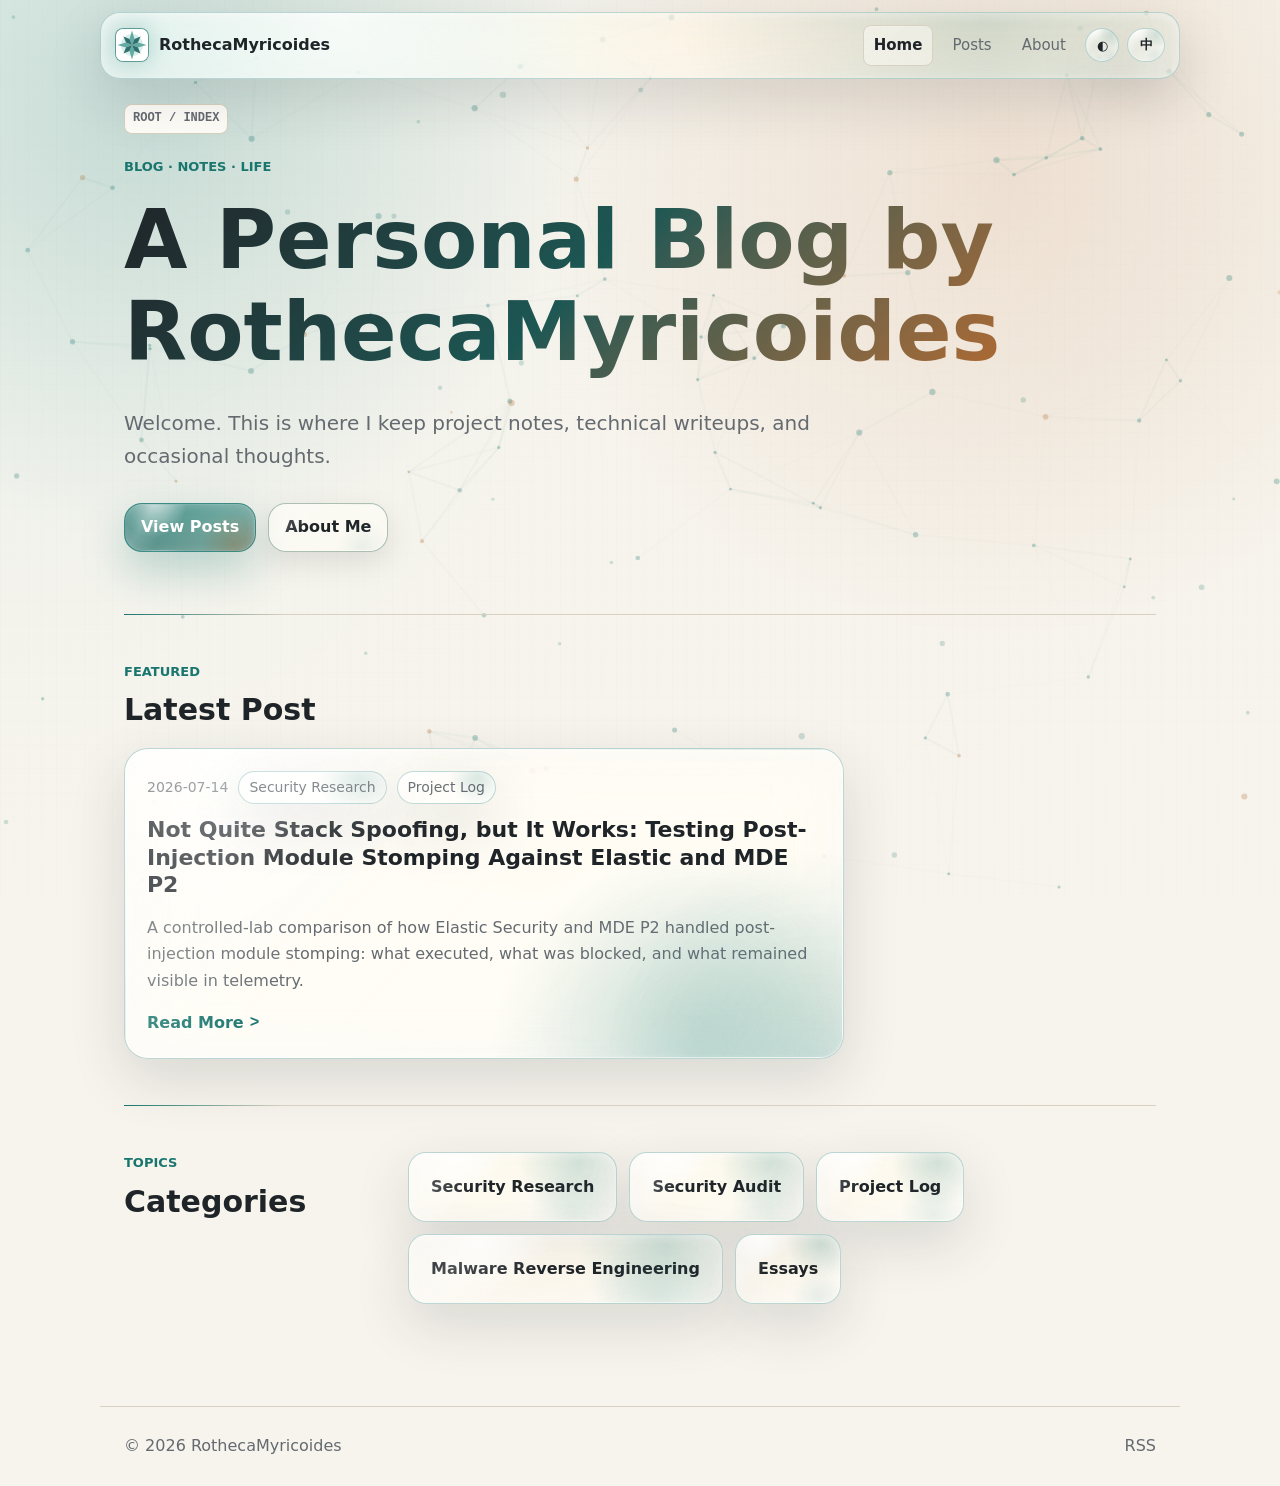
<file: index.html>
<!doctype html>
<html lang="en" data-lang="en">
<head>
  <meta charset="utf-8">
  <meta name="viewport" content="width=device-width, initial-scale=1">
  <meta name="description" content="The personal blog of RothecaMyricoides." data-content-zh="RothecaMyricoides 的个人博客" data-content-en="The personal blog of RothecaMyricoides.">
  <title data-zh="RothecaMyricoides" data-en="RothecaMyricoides">RothecaMyricoides</title>
  <link rel="icon" href="assets/img/favicon.svg" type="image/svg+xml">
  <link rel="stylesheet" href="assets/css/styles.css">
</head>
<body data-theme-surface-toggle>
  <header class="site-header">
    <a class="brand" href="index.html" aria-label="Back to home" data-label-zh="返回首页" data-label-en="Back to home"><img class="brand-mark" src="assets/img/favicon.svg" alt="" width="34" height="34"><span>RothecaMyricoides</span></a>
    <nav class="site-nav" aria-label="Main navigation" data-label-zh="主导航" data-label-en="Main navigation">
      <a href="index.html" data-zh="首页" data-en="Home">Home</a>
      <a href="posts.html" data-zh="文章" data-en="Posts">Posts</a>
      <a href="about.html" data-zh="关于" data-en="About">About</a>
      <button class="icon-button" type="button" data-theme-toggle aria-label="Toggle theme" title="Toggle theme" data-label-zh="切换明暗主题" data-label-en="Toggle theme" data-title-zh="切换明暗主题" data-title-en="Toggle theme"><span aria-hidden="true">◐</span></button>
      <button class="lang-button" type="button" data-lang-toggle aria-label="Switch to Chinese" title="Switch to Chinese" data-label-zh="切换到英文" data-label-en="Switch to Chinese" data-title-zh="切换到英文" data-title-en="Switch to Chinese" data-zh="EN" data-en="中">中</button>
    </nav>
  </header>
  <main>
    <section class="hero hero-simple">
      <div class="hero-copy">
        <p class="eyebrow" data-zh="Blog · Notes · Life" data-en="Blog · Notes · Life">Blog · Notes · Life</p>
        <h1 data-zh="RothecaMyricoides 的个人博客" data-en="A Personal Blog by RothecaMyricoides">A Personal Blog by RothecaMyricoides</h1>
        <p class="hero-text" data-zh="欢迎来到这里。这里会放一些项目记录、技术笔记和偶尔写下的想法。" data-en="Welcome. This is where I keep project notes, technical writeups, and occasional thoughts.">Welcome. This is where I keep project notes, technical writeups, and occasional thoughts.</p>
        <div class="hero-actions"><a class="button primary" href="posts.html" data-zh="查看文章" data-en="View Posts">View Posts</a><a class="button secondary" href="about.html" data-zh="了解我" data-en="About Me">About Me</a></div>
      </div>
    </section>
    <section class="section">
      <div class="section-heading"><p class="eyebrow" data-zh="Featured" data-en="Featured">Featured</p><h2 data-zh="最新文章" data-en="Latest Post">Latest Post</h2></div>
      <div class="post-grid home-post-grid">
        <article class="post-card">
          <div class="post-meta"><time datetime="2026-07-14">2026-07-14</time><span data-zh="安全研究" data-en="Security Research">Security Research</span><span data-zh="项目记录" data-en="Project Log">Project Log</span></div>
          <h3><a href="posts/module-stomping-edr-evaluation.html" data-zh="不完全算栈欺骗，但确实有效：注入后模块践踏的 Elastic 与 MDE P2 实测" data-en="Not Quite Stack Spoofing, but It Works: Testing Post-Injection Module Stomping Against Elastic and MDE P2">Not Quite Stack Spoofing, but It Works: Testing Post-Injection Module Stomping Against Elastic and MDE P2</a></h3>
          <p data-zh="在受控实验环境中，对注入后模块践踏在 Elastic Security 与 MDE P2 中的执行结果、阻断动作和遥测可见性进行对比观察。" data-en="A controlled-lab comparison of how Elastic Security and MDE P2 handled post-injection module stomping: what executed, what was blocked, and what remained visible in telemetry.">A controlled-lab comparison of how Elastic Security and MDE P2 handled post-injection module stomping: what executed, what was blocked, and what remained visible in telemetry.</p>
          <a class="text-link" href="posts/module-stomping-edr-evaluation.html" data-zh="阅读全文" data-en="Read More">Read More</a>
        </article>
      </div>
    </section>
    <section class="section split">
      <div><p class="eyebrow" data-zh="Topics" data-en="Topics">Topics</p><h2 data-zh="内容方向" data-en="Categories">Categories</h2></div>
      <div class="topic-list"><a href="posts.html?tag=安全研究" data-zh="安全研究" data-en="Security Research">Security Research</a><a href="posts.html?tag=安全审计" data-zh="安全审计" data-en="Security Audit">Security Audit</a><a href="posts.html?tag=项目记录" data-zh="项目记录" data-en="Project Log">Project Log</a><a href="posts.html?tag=恶意逆向" data-zh="恶意逆向" data-en="Malware Reverse Engineering">Malware Reverse Engineering</a><a href="posts.html?tag=随笔" data-zh="随笔" data-en="Essays">Essays</a></div>
    </section>
  </main>
  <footer class="site-footer"><span>© 2026 RothecaMyricoides</span><a href="feed.xml">RSS</a></footer>
  <script src="assets/js/main.js"></script>
</body>
</html>
</file>
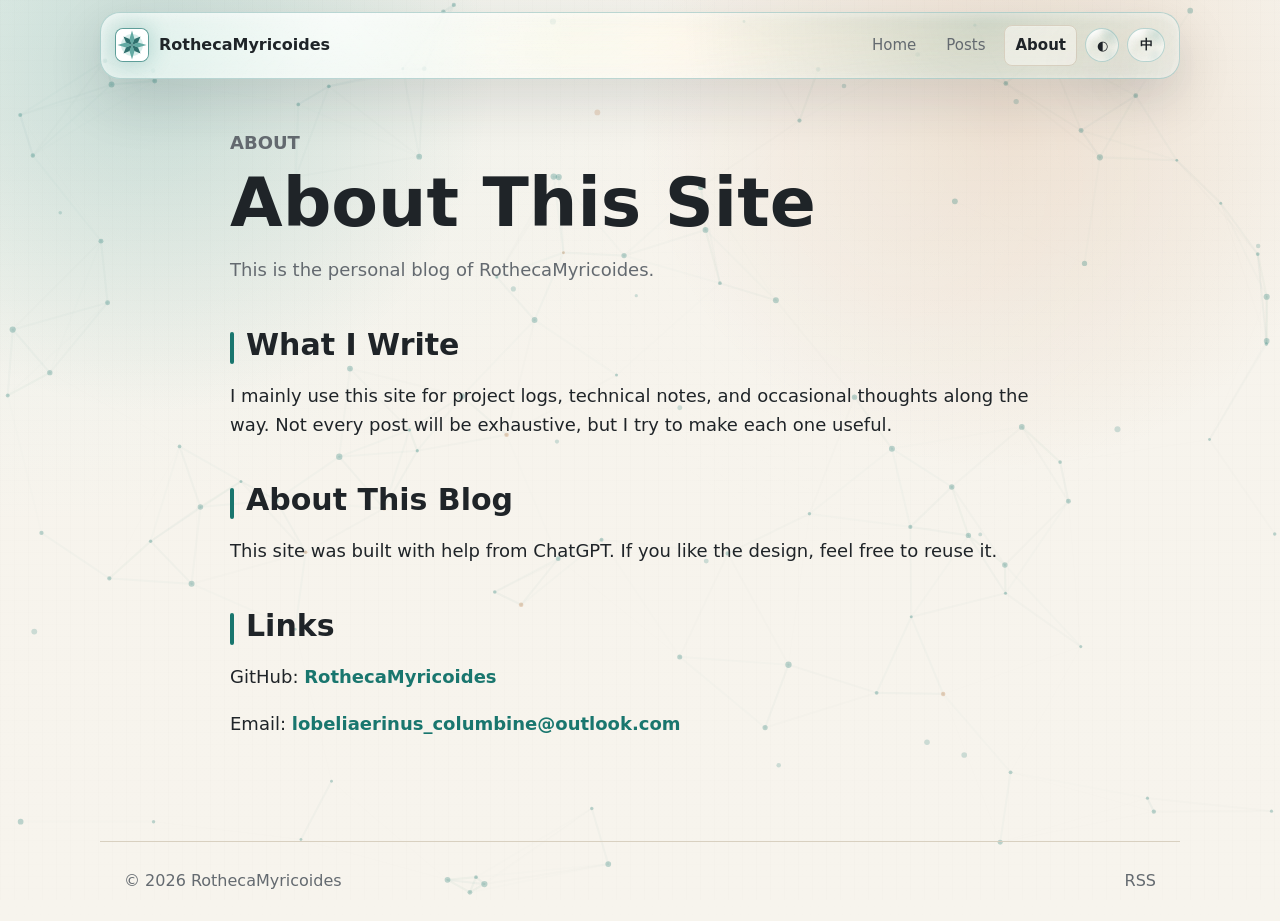
<file: about.html>
<!doctype html>
<html lang="en" data-lang="en">
<head>
  <meta charset="utf-8">
  <meta name="viewport" content="width=device-width, initial-scale=1">
  <meta name="description" content="About the RothecaMyricoides blog." data-content-zh="关于 RothecaMyricoides 的个人博客。" data-content-en="About the RothecaMyricoides blog.">
  <title data-zh="关于 - RothecaMyricoides" data-en="About - RothecaMyricoides">About - RothecaMyricoides</title>
  <link rel="icon" href="assets/img/favicon.svg" type="image/svg+xml">
  <link rel="stylesheet" href="assets/css/styles.css">
</head>
<body>
  <header class="site-header">
    <a class="brand" href="index.html" aria-label="Back to home" data-label-zh="返回首页" data-label-en="Back to home">
      <img class="brand-mark" src="assets/img/favicon.svg" alt="" width="34" height="34">
      <span>RothecaMyricoides</span>
    </a>
    <nav class="site-nav" aria-label="Main navigation" data-label-zh="主导航" data-label-en="Main navigation">
      <a href="index.html" data-zh="首页" data-en="Home">Home</a>
      <a href="posts.html" data-zh="文章" data-en="Posts">Posts</a>
      <a href="about.html" data-zh="关于" data-en="About">About</a>
      <button class="icon-button" type="button" data-theme-toggle aria-label="Toggle theme" title="Toggle theme" data-label-zh="切换明暗主题" data-label-en="Toggle theme" data-title-zh="切换明暗主题" data-title-en="Toggle theme">
        <span aria-hidden="true">◐</span>
      </button>
      <button class="lang-button" type="button" data-lang-toggle aria-label="Switch to Chinese" title="Switch to Chinese" data-label-zh="切换到英文" data-label-en="Switch to Chinese" data-title-zh="切换到英文" data-title-en="Switch to Chinese" data-zh="EN" data-en="中">中</button>
    </nav>
  </header>

  <main>
    <article class="article">
      <header class="article-header">
        <p class="eyebrow" data-zh="About" data-en="About">About</p>
        <h1 data-zh="关于这里" data-en="About This Site">About This Site</h1>
        <p data-zh="这里是 RothecaMyricoides 的个人博客。" data-en="This is the personal blog of RothecaMyricoides.">This is the personal blog of RothecaMyricoides.</p>
      </header>

      <div class="article-content">
        <h2 data-zh="写什么" data-en="What I Write">What I Write</h2>
        <p data-zh="这里主要放项目记录、技术笔记和一些阶段性的想法。内容不一定都很完整，但会尽量写点有价值的。" data-en="I mainly use this site for project logs, technical notes, and occasional thoughts along the way. Not every post will be exhaustive, but I try to make each one useful.">I mainly use this site for project logs, technical notes, and occasional thoughts along the way. Not every post will be exhaustive, but I try to make each one useful.</p>

        <h2 data-zh="关于此博客" data-en="About This Blog">About This Blog</h2>
        <p data-zh="该网站页面由ChatGPT辅助搭建，如果你觉得好看也可以拿去用。" data-en="This site was built with help from ChatGPT. If you like the design, feel free to reuse it.">This site was built with help from ChatGPT. If you like the design, feel free to reuse it.</p>

        <h2 data-zh="入口" data-en="Links">Links</h2>
        <p><span data-zh="GitHub：" data-en="GitHub: ">GitHub: </span><a href="https://github.com/RothecaMyricoides">RothecaMyricoides</a></p>
        <p><span data-zh="邮箱：" data-en="Email: ">Email: </span><a class="contact-email" href="mailto:lobeliaerinus_columbine@outlook.com">lobeliaerinus_columbine@outlook.com</a></p>
      </div>
    </article>
  </main>

  <footer class="site-footer">
    <span>© 2026 RothecaMyricoides</span>
    <a href="feed.xml">RSS</a>
  </footer>

  <script src="assets/js/main.js"></script>
</body>
</html>
</file>
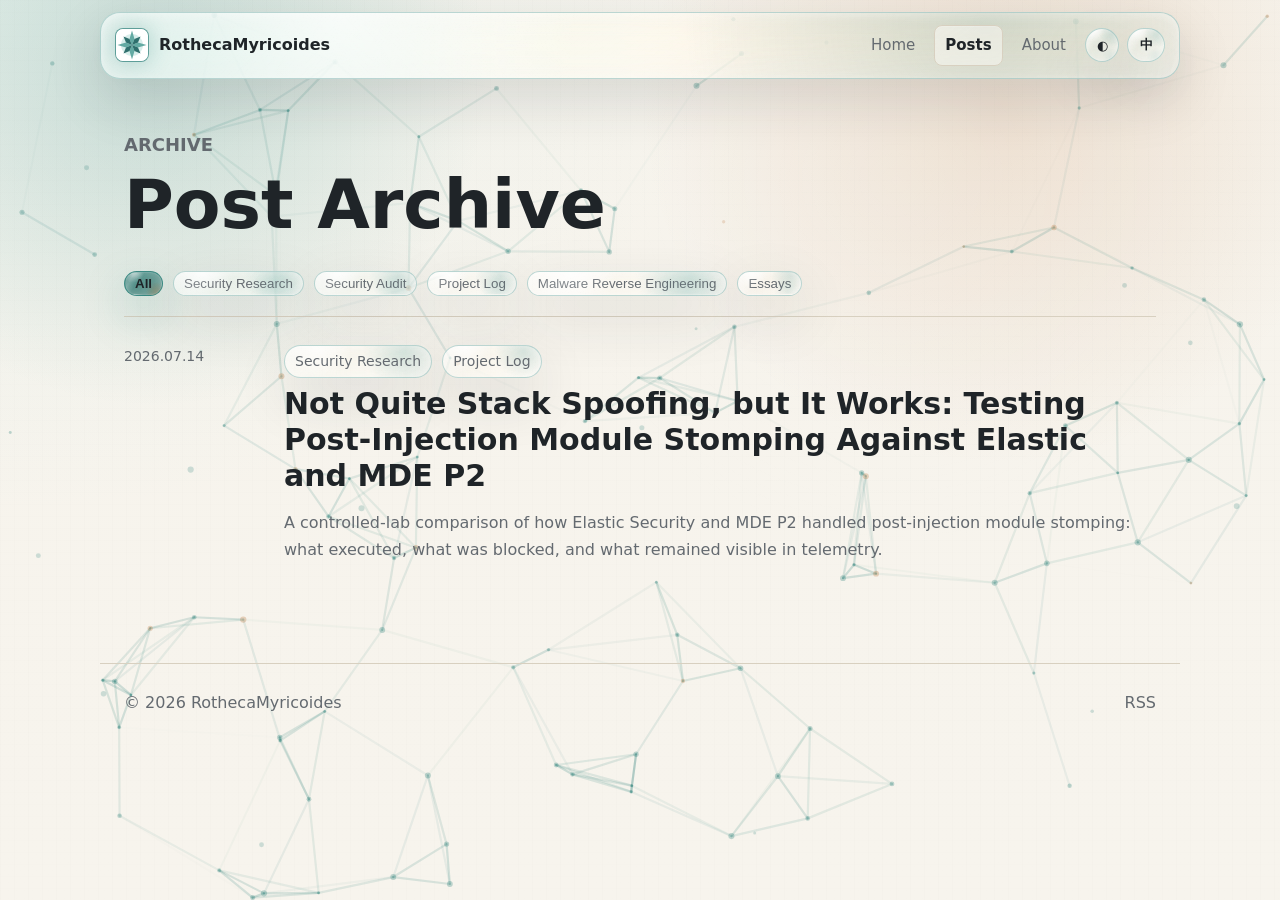
<file: posts.html>
<!doctype html>
<html lang="en" data-lang="en">
<head>
  <meta charset="utf-8">
  <meta name="viewport" content="width=device-width, initial-scale=1">
  <meta name="description" content="The RothecaMyricoides blog archive." data-content-zh="RothecaMyricoides 的博客文章归档。" data-content-en="The RothecaMyricoides blog archive.">
  <title data-zh="文章 - RothecaMyricoides" data-en="Posts - RothecaMyricoides">Posts - RothecaMyricoides</title>
  <link rel="icon" href="assets/img/favicon.svg" type="image/svg+xml">
  <link rel="stylesheet" href="assets/css/styles.css">
</head>
<body>
  <header class="site-header">
    <a class="brand" href="index.html" aria-label="Back to home" data-label-zh="返回首页" data-label-en="Back to home"><img class="brand-mark" src="assets/img/favicon.svg" alt="" width="34" height="34"><span>RothecaMyricoides</span></a>
    <nav class="site-nav" aria-label="Main navigation" data-label-zh="主导航" data-label-en="Main navigation">
      <a href="index.html" data-zh="首页" data-en="Home">Home</a><a href="posts.html" data-zh="文章" data-en="Posts">Posts</a><a href="about.html" data-zh="关于" data-en="About">About</a>
      <button class="icon-button" type="button" data-theme-toggle aria-label="Toggle theme" title="Toggle theme" data-label-zh="切换明暗主题" data-label-en="Toggle theme" data-title-zh="切换明暗主题" data-title-en="Toggle theme"><span aria-hidden="true">◐</span></button>
      <button class="lang-button" type="button" data-lang-toggle aria-label="Switch to Chinese" title="Switch to Chinese" data-label-zh="切换到英文" data-label-en="Switch to Chinese" data-title-zh="切换到英文" data-title-en="Switch to Chinese" data-zh="EN" data-en="中">中</button>
    </nav>
  </header>
  <main>
    <section class="page-title"><p class="eyebrow" data-zh="Archive" data-en="Archive">Archive</p><h1 data-zh="文章归档" data-en="Post Archive">Post Archive</h1></section>
    <section class="filters" aria-label="Post filters" data-label-zh="文章筛选" data-label-en="Post filters"><button class="chip is-active" type="button" data-filter="all" data-zh="全部" data-en="All">All</button><button class="chip" type="button" data-filter="安全研究" data-zh="安全研究" data-en="Security Research">Security Research</button><button class="chip" type="button" data-filter="安全审计" data-zh="安全审计" data-en="Security Audit">Security Audit</button><button class="chip" type="button" data-filter="项目记录" data-zh="项目记录" data-en="Project Log">Project Log</button><button class="chip" type="button" data-filter="恶意逆向" data-zh="恶意逆向" data-en="Malware Reverse Engineering">Malware Reverse Engineering</button><button class="chip" type="button" data-filter="随笔" data-zh="随笔" data-en="Essays">Essays</button></section>
    <section class="post-list" data-post-list>
      <article class="post-row" data-tags="安全研究|项目记录">
        <div class="post-date"><time datetime="2026-07-14">2026.07.14</time></div>
        <div class="post-row-body"><div class="post-meta"><span data-zh="安全研究" data-en="Security Research">Security Research</span><span data-zh="项目记录" data-en="Project Log">Project Log</span></div><h2><a href="posts/module-stomping-edr-evaluation.html" data-zh="不完全算栈欺骗，但确实有效：注入后模块践踏的 Elastic 与 MDE P2 实测" data-en="Not Quite Stack Spoofing, but It Works: Testing Post-Injection Module Stomping Against Elastic and MDE P2">Not Quite Stack Spoofing, but It Works: Testing Post-Injection Module Stomping Against Elastic and MDE P2</a></h2><p data-zh="在受控实验环境中，对注入后模块践踏在 Elastic Security 与 MDE P2 中的执行结果、阻断动作和遥测可见性进行对比观察。" data-en="A controlled-lab comparison of how Elastic Security and MDE P2 handled post-injection module stomping: what executed, what was blocked, and what remained visible in telemetry.">A controlled-lab comparison of how Elastic Security and MDE P2 handled post-injection module stomping: what executed, what was blocked, and what remained visible in telemetry.</p></div>
      </article>

    </section>
  </main>
  <footer class="site-footer"><span>© 2026 RothecaMyricoides</span><a href="feed.xml">RSS</a></footer>
  <script src="assets/js/main.js"></script>
</body>
</html>
</file>
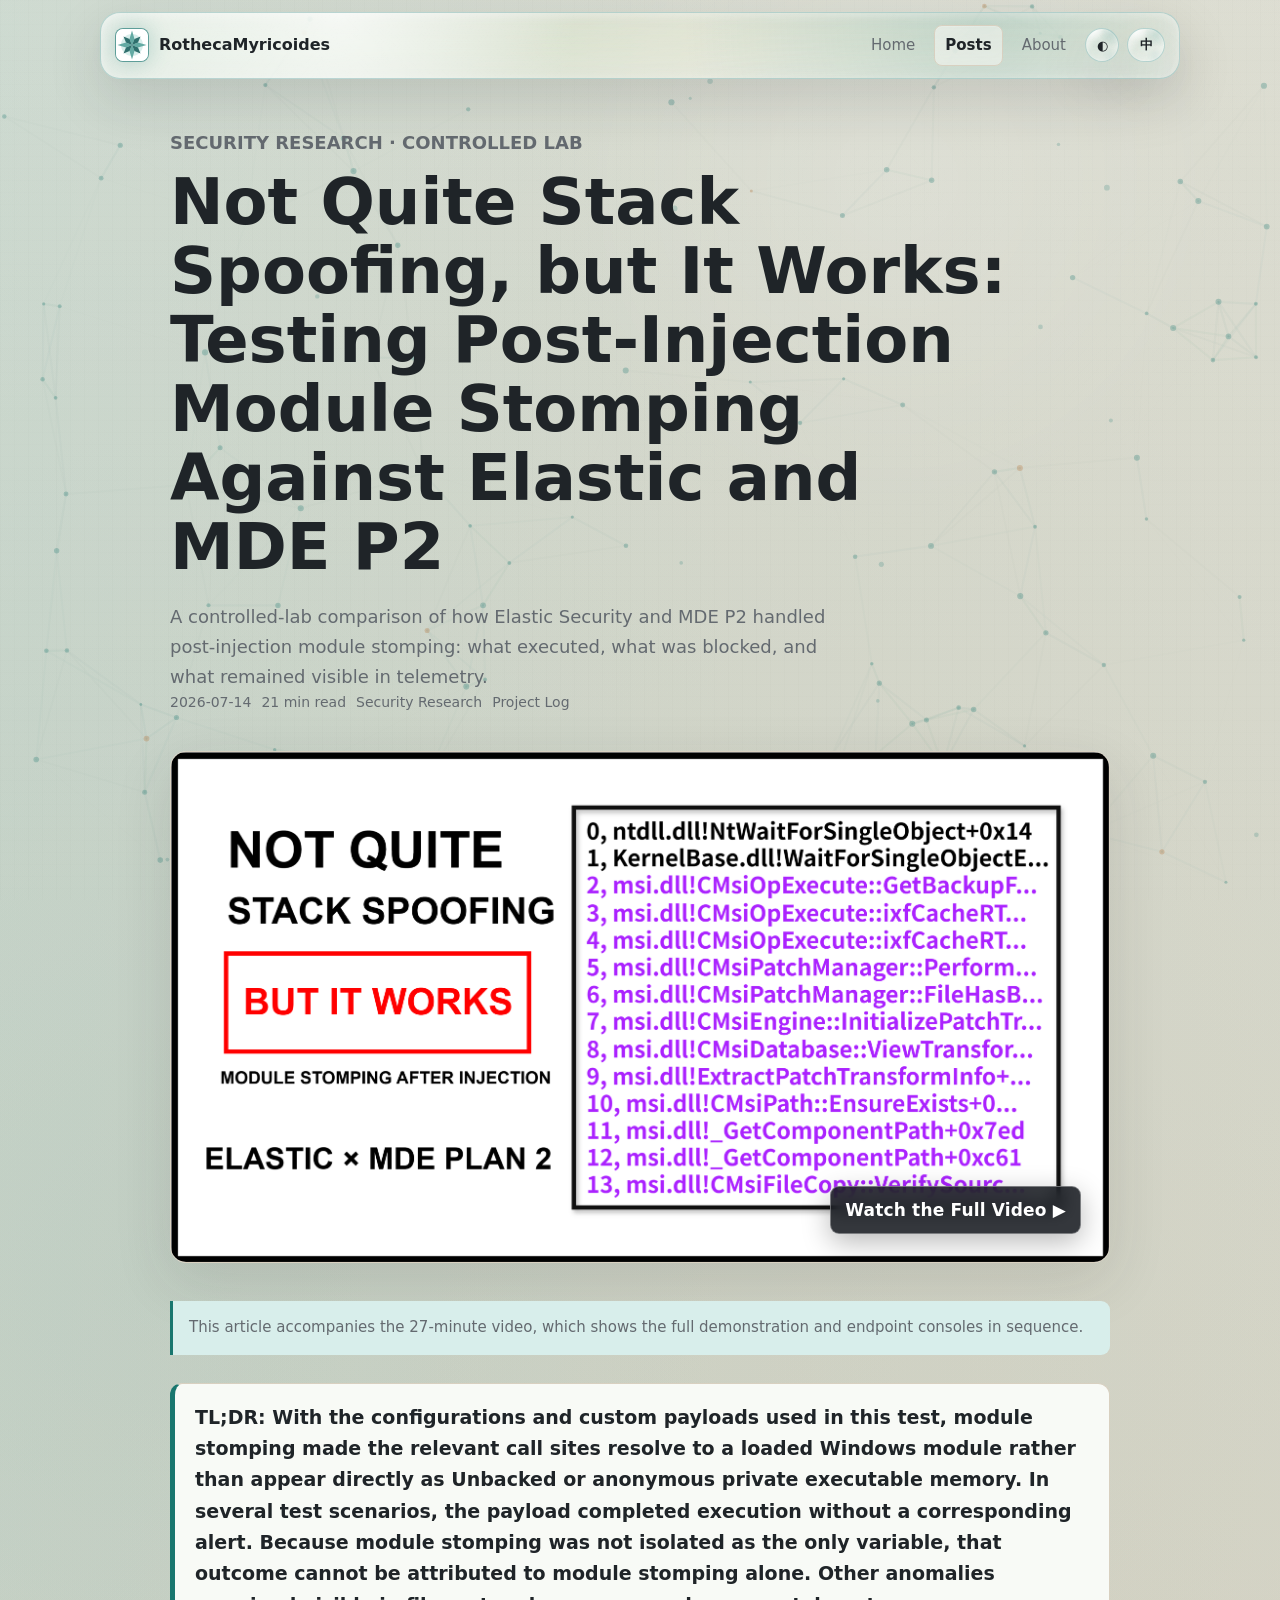
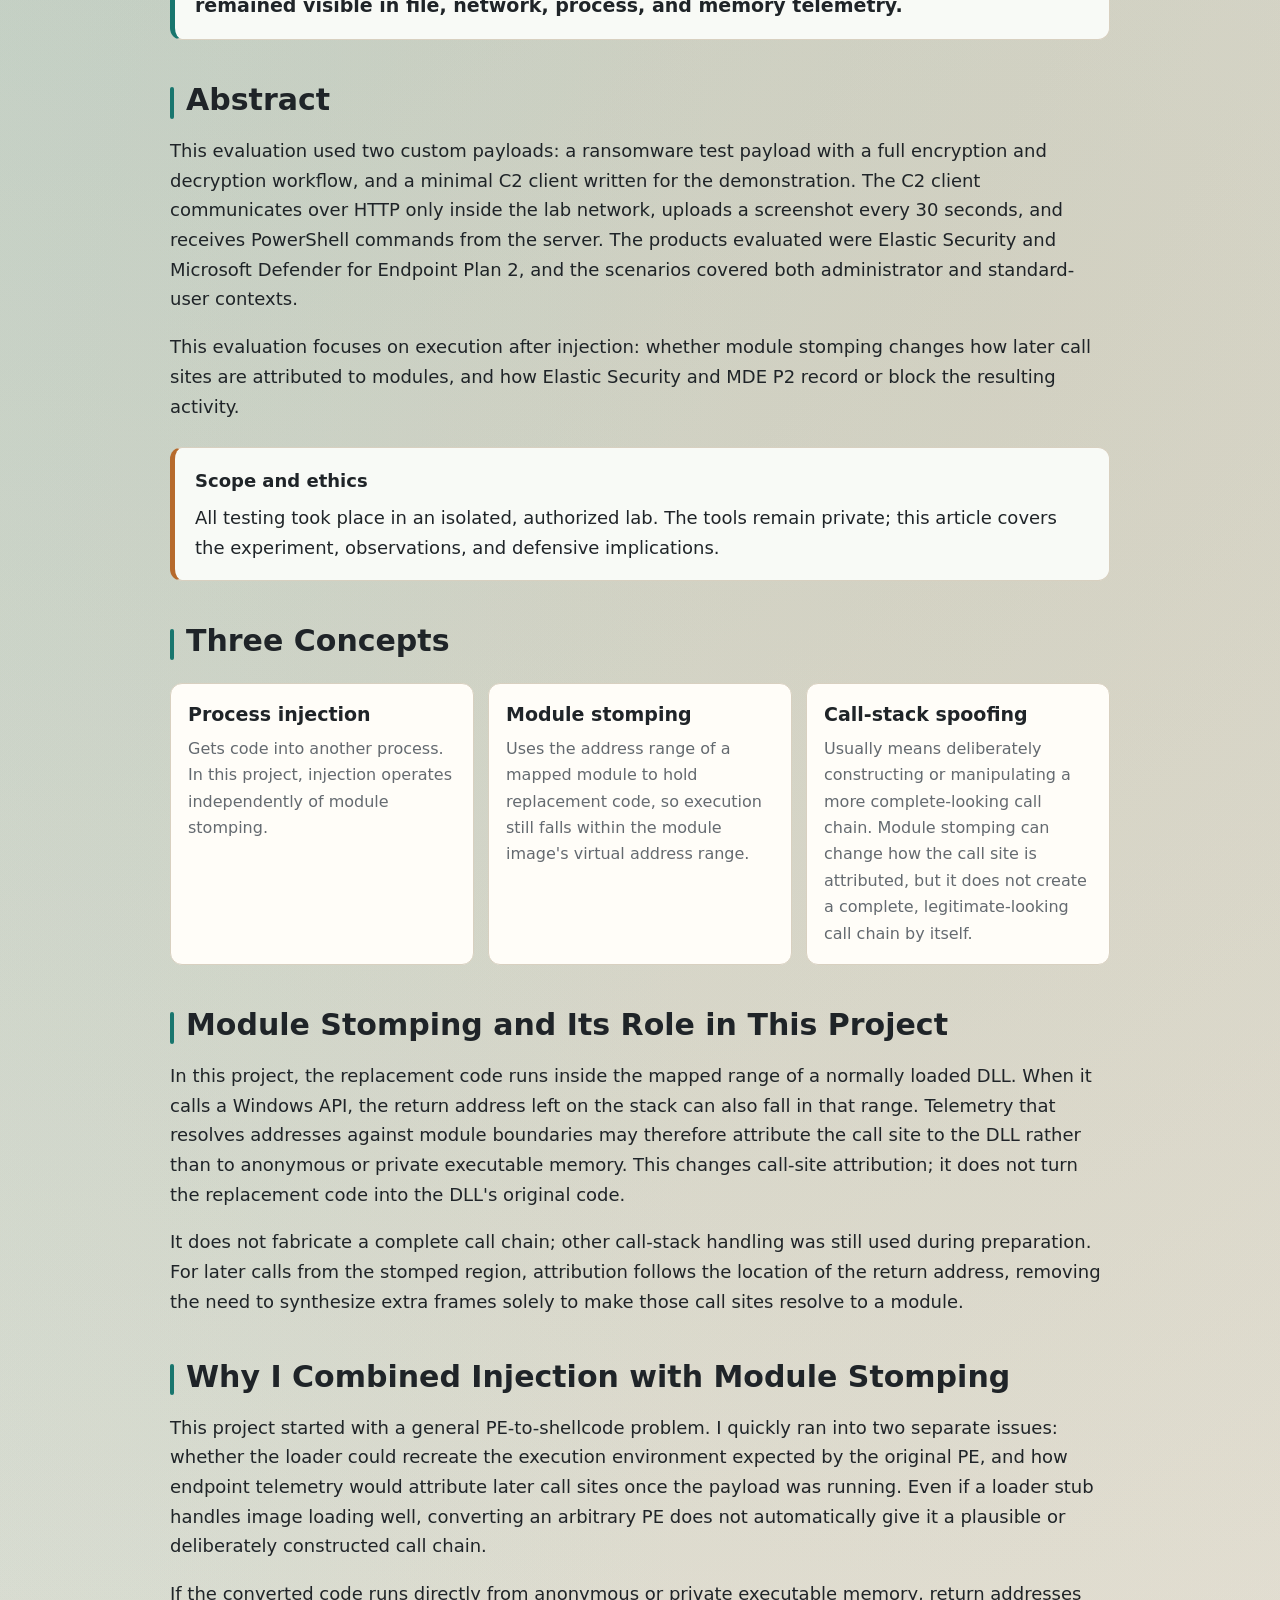
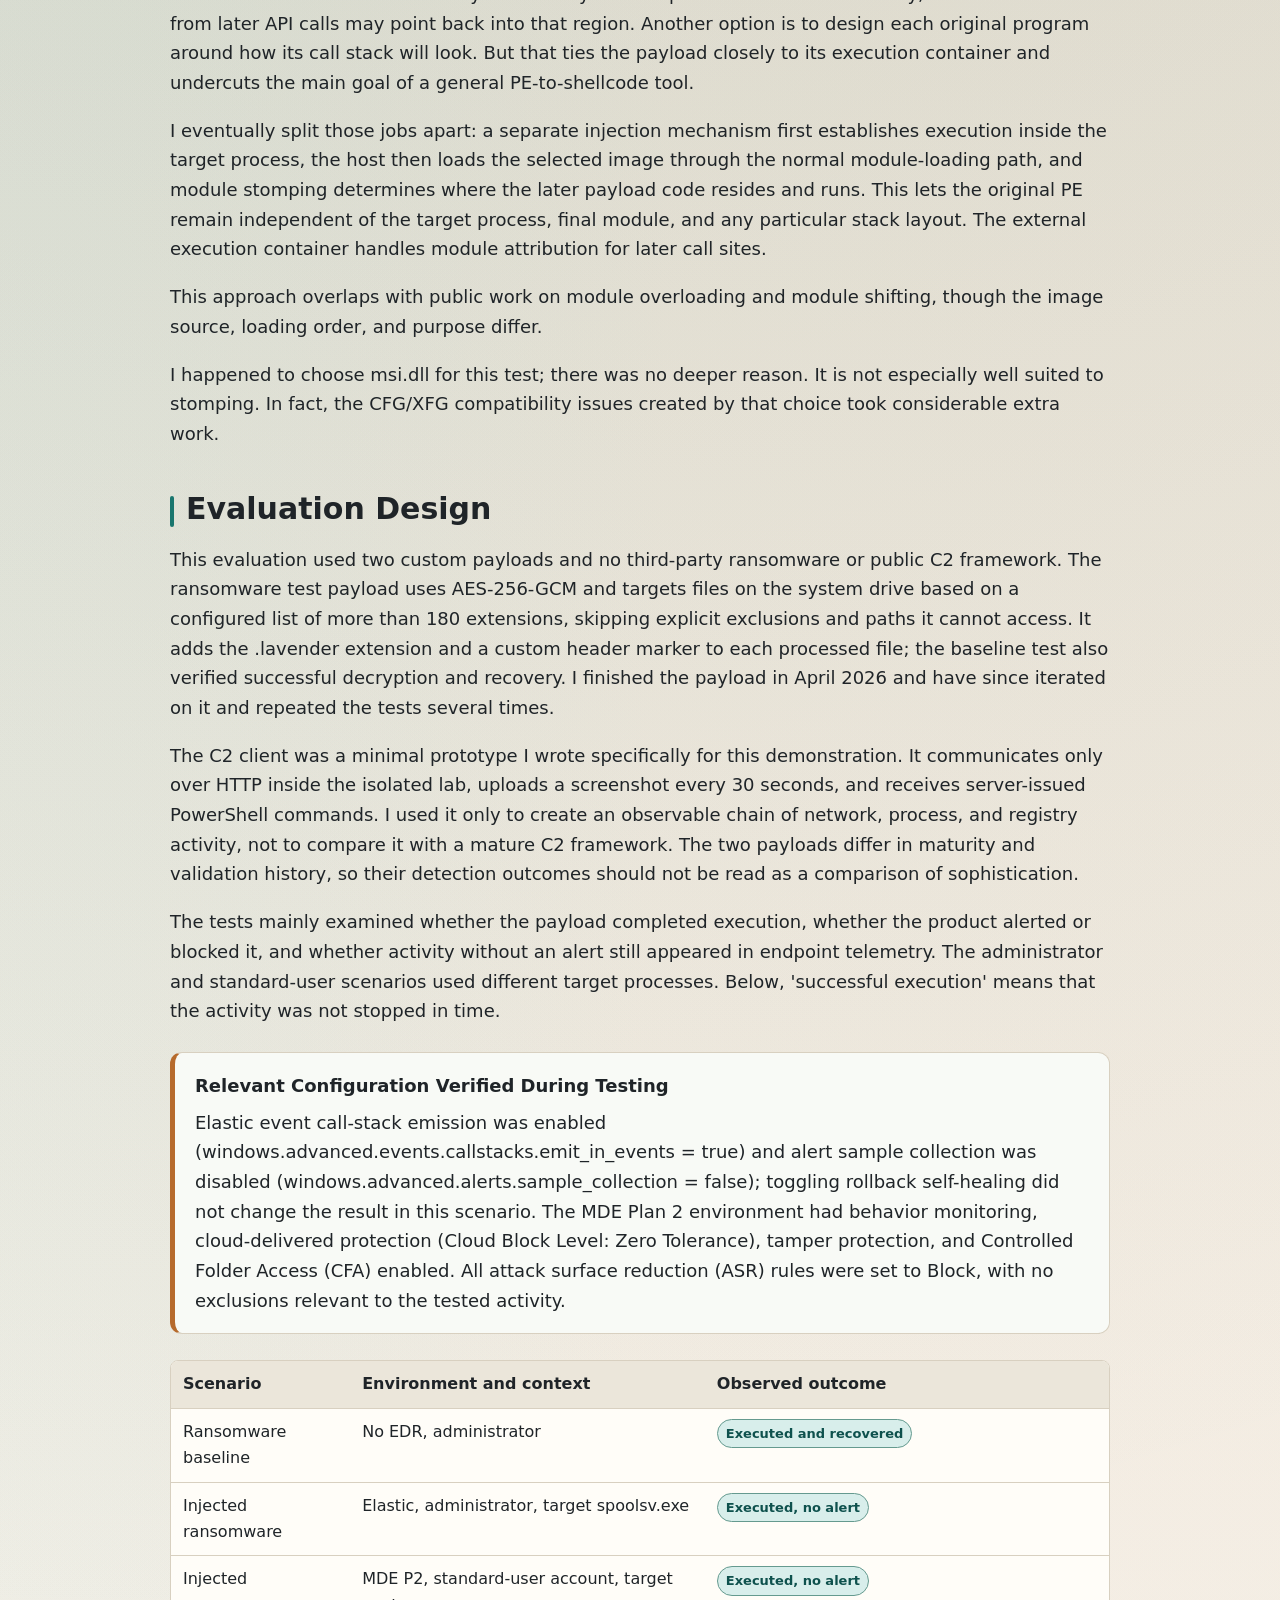
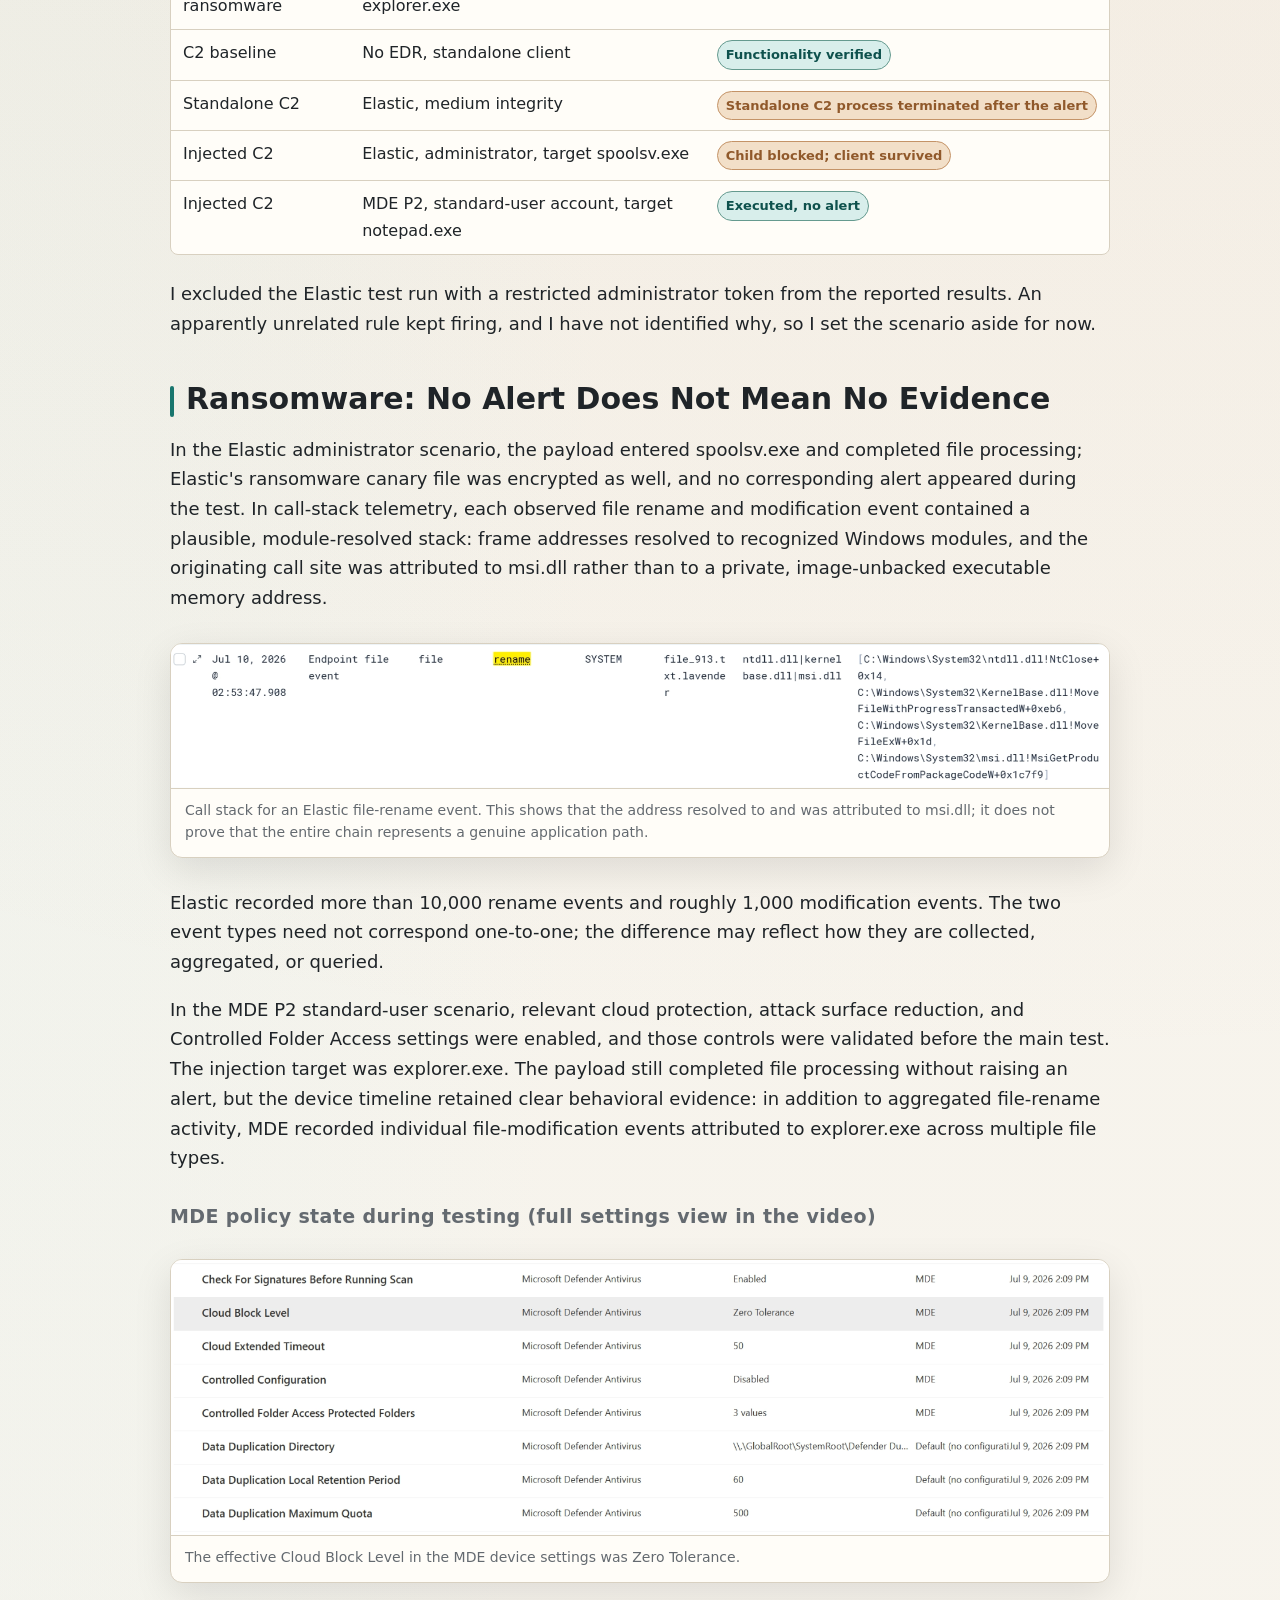
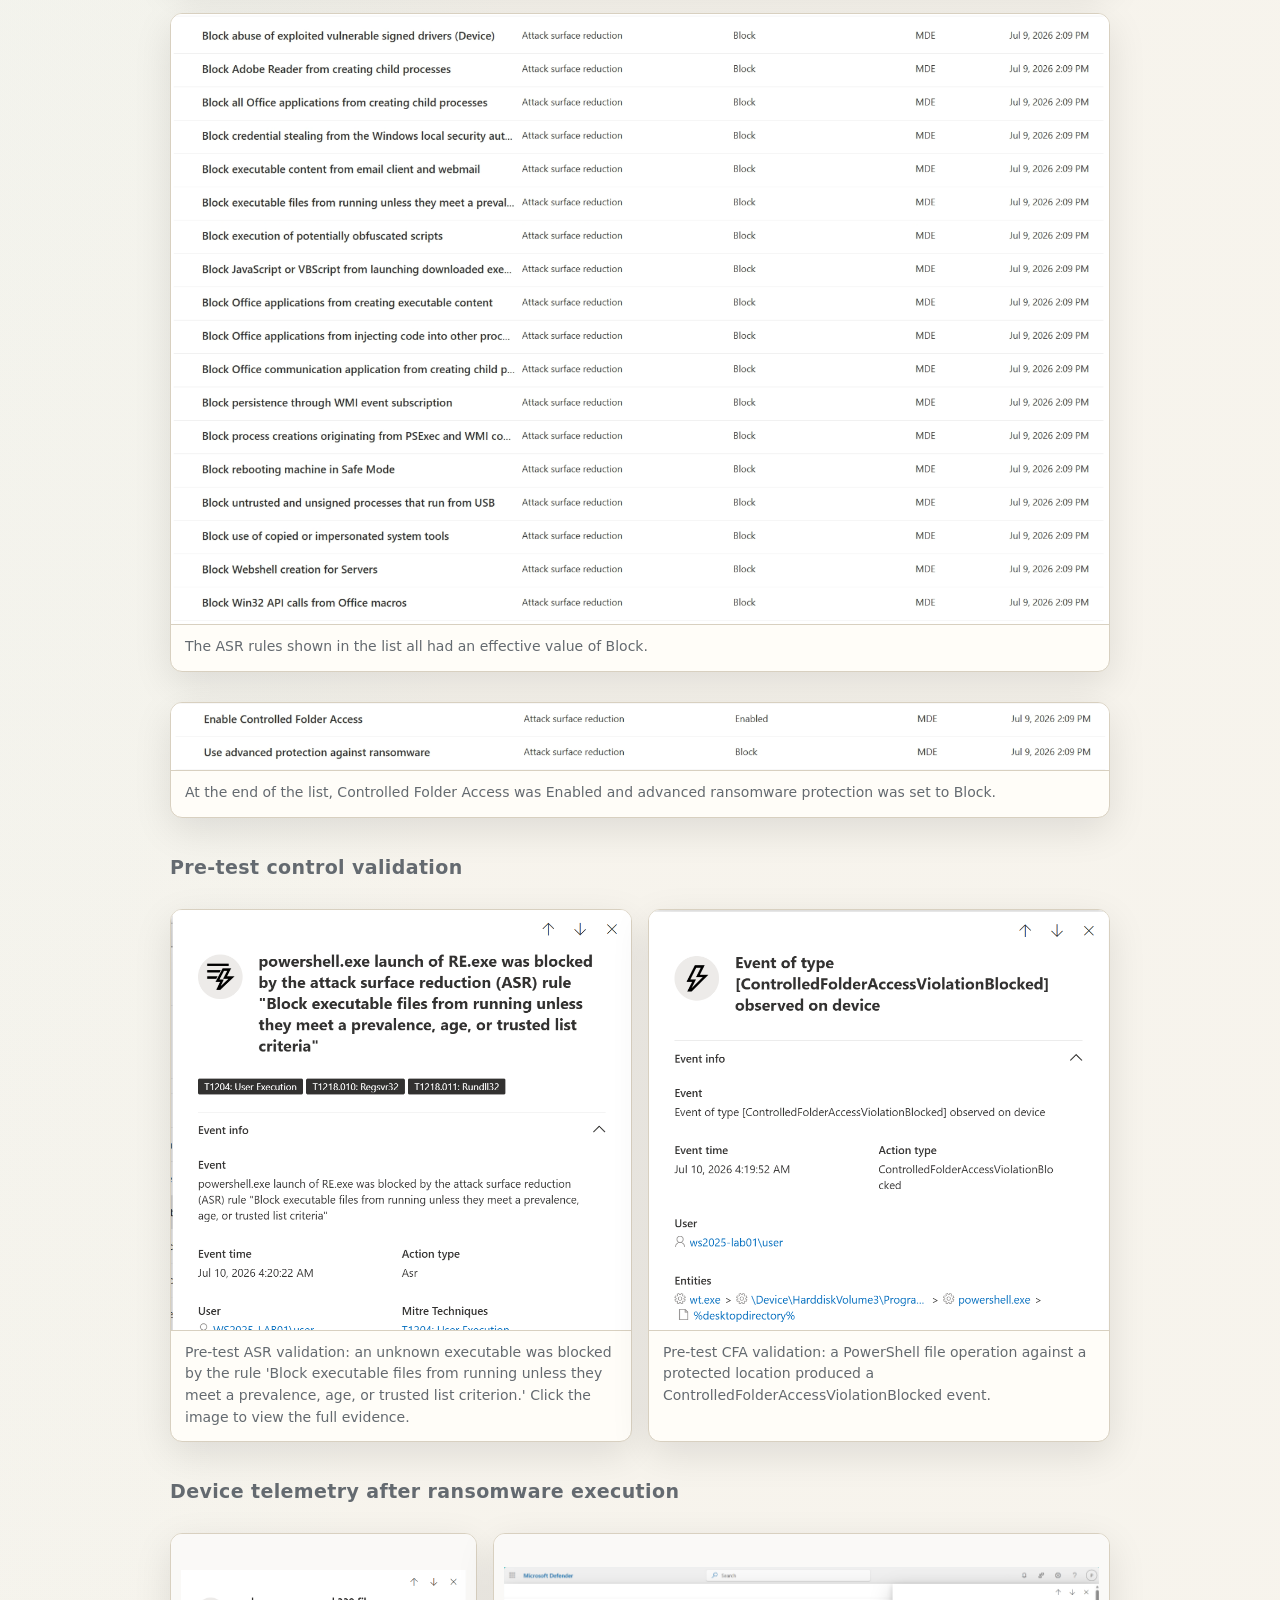
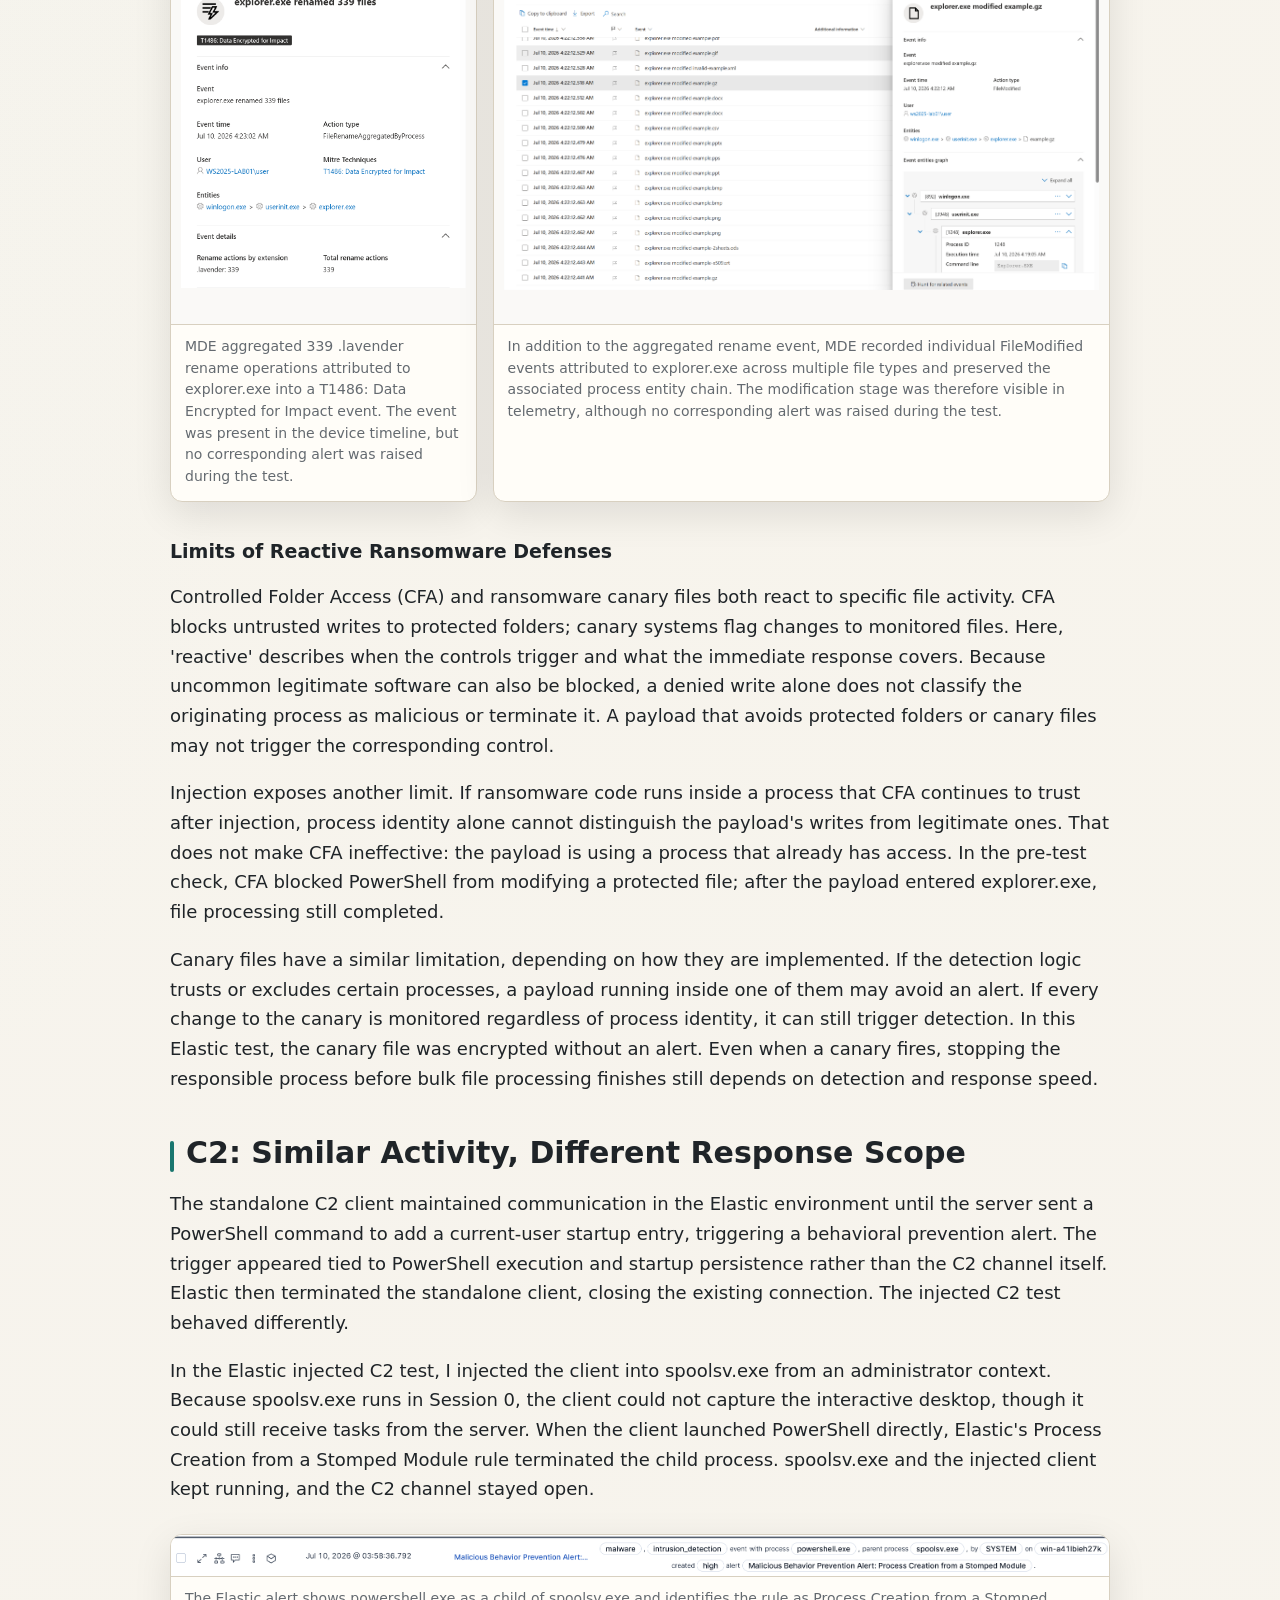
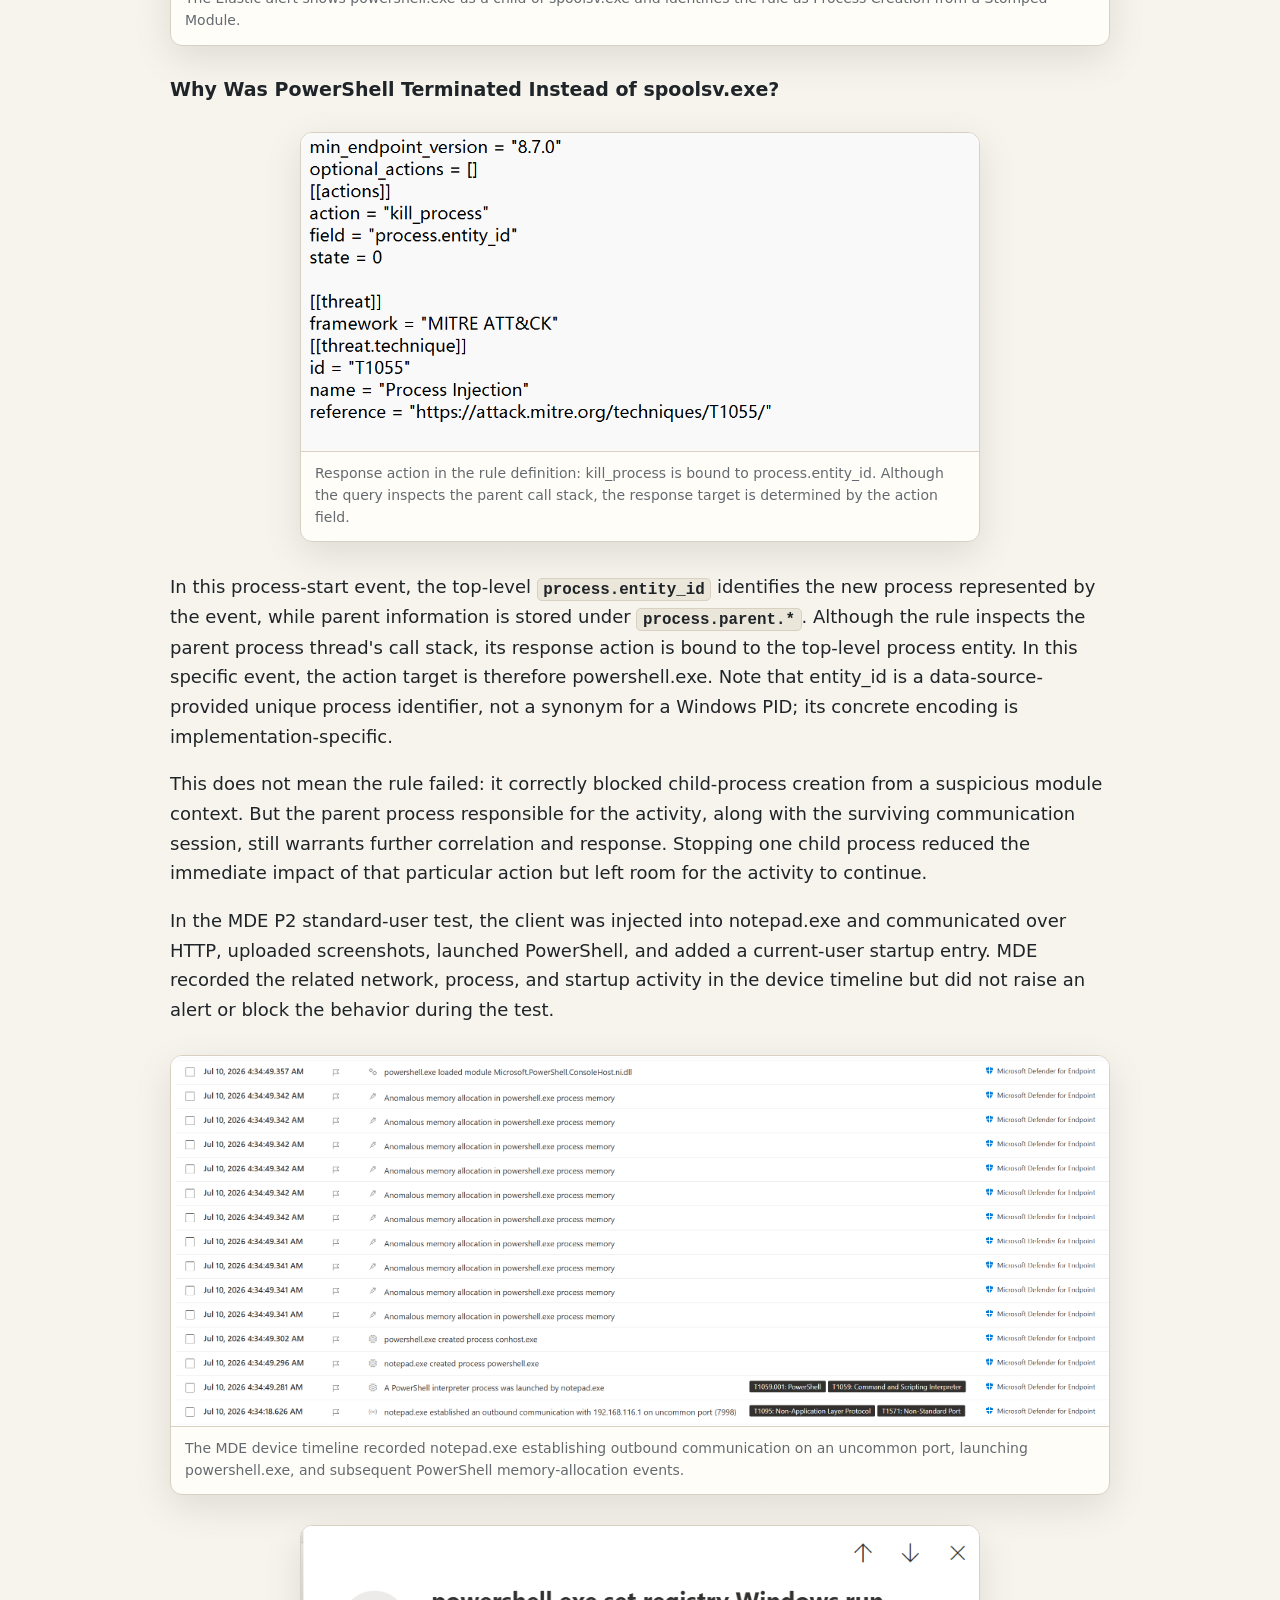
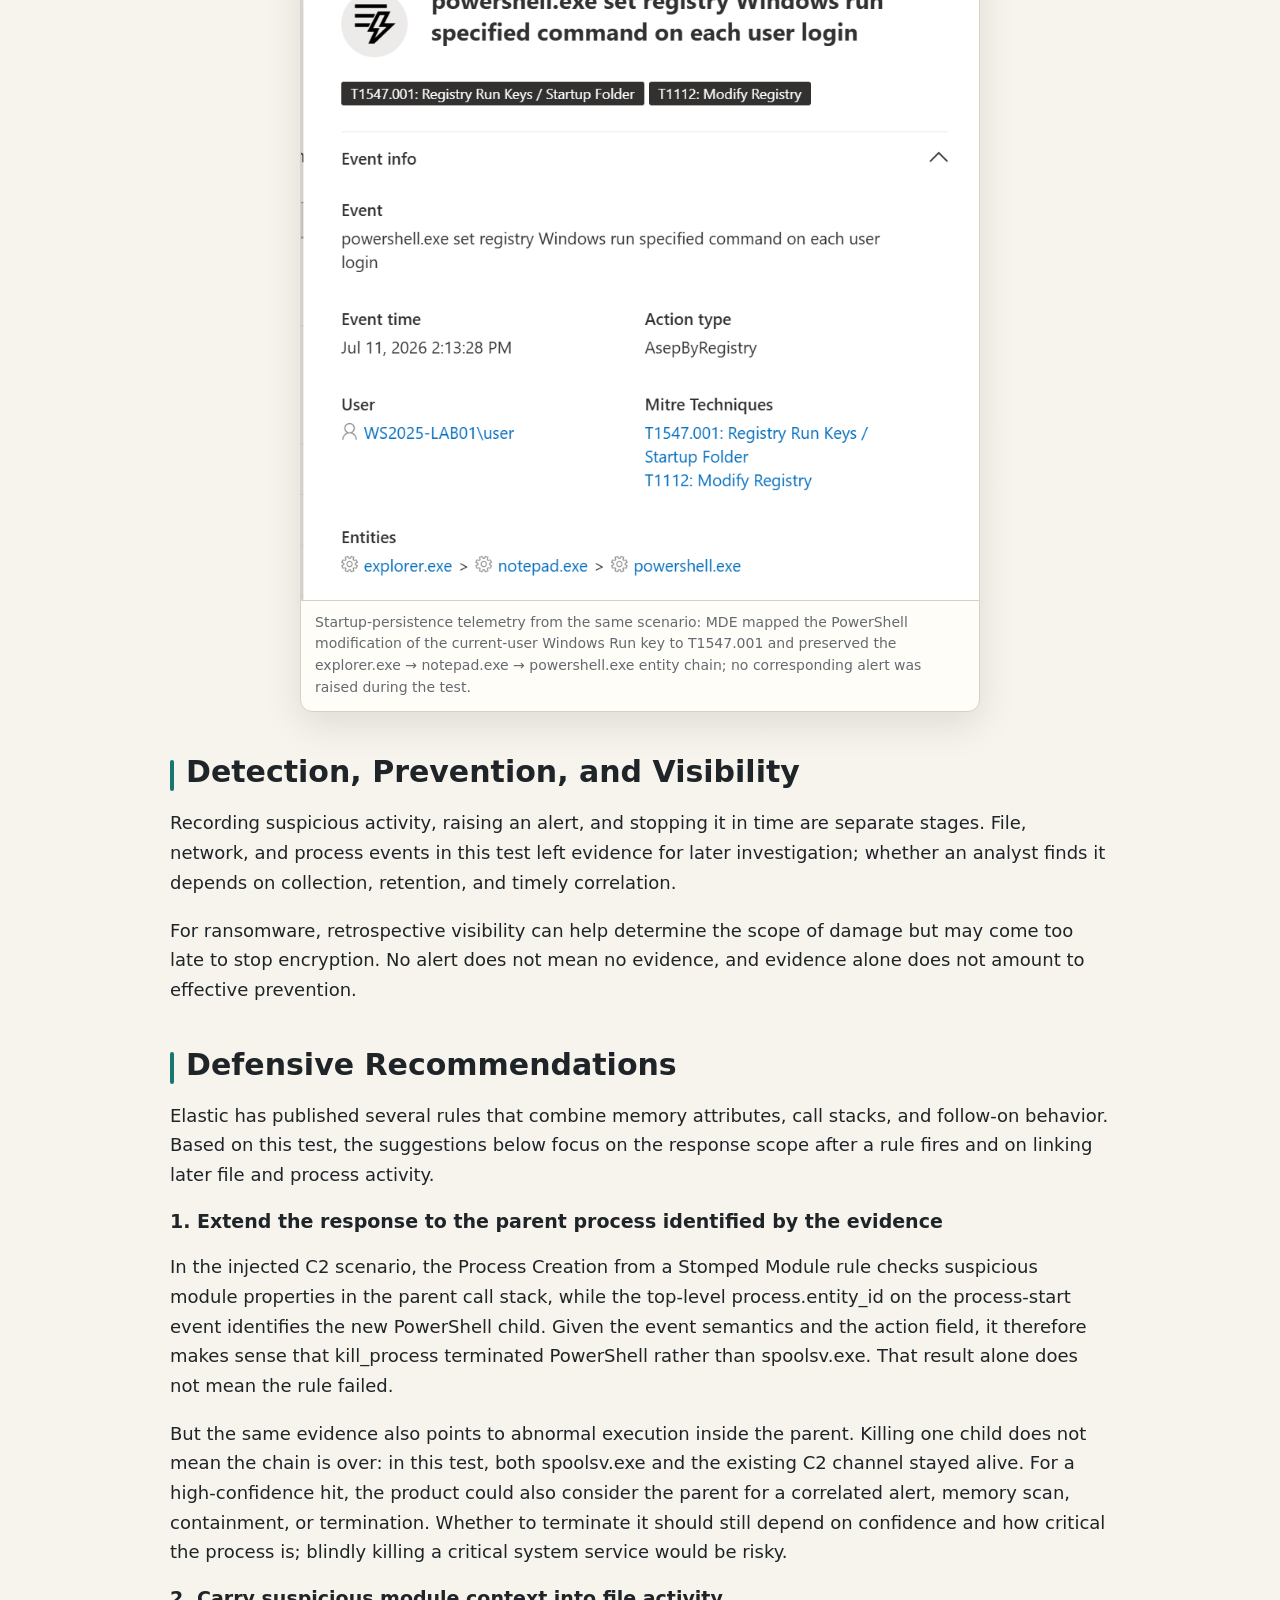
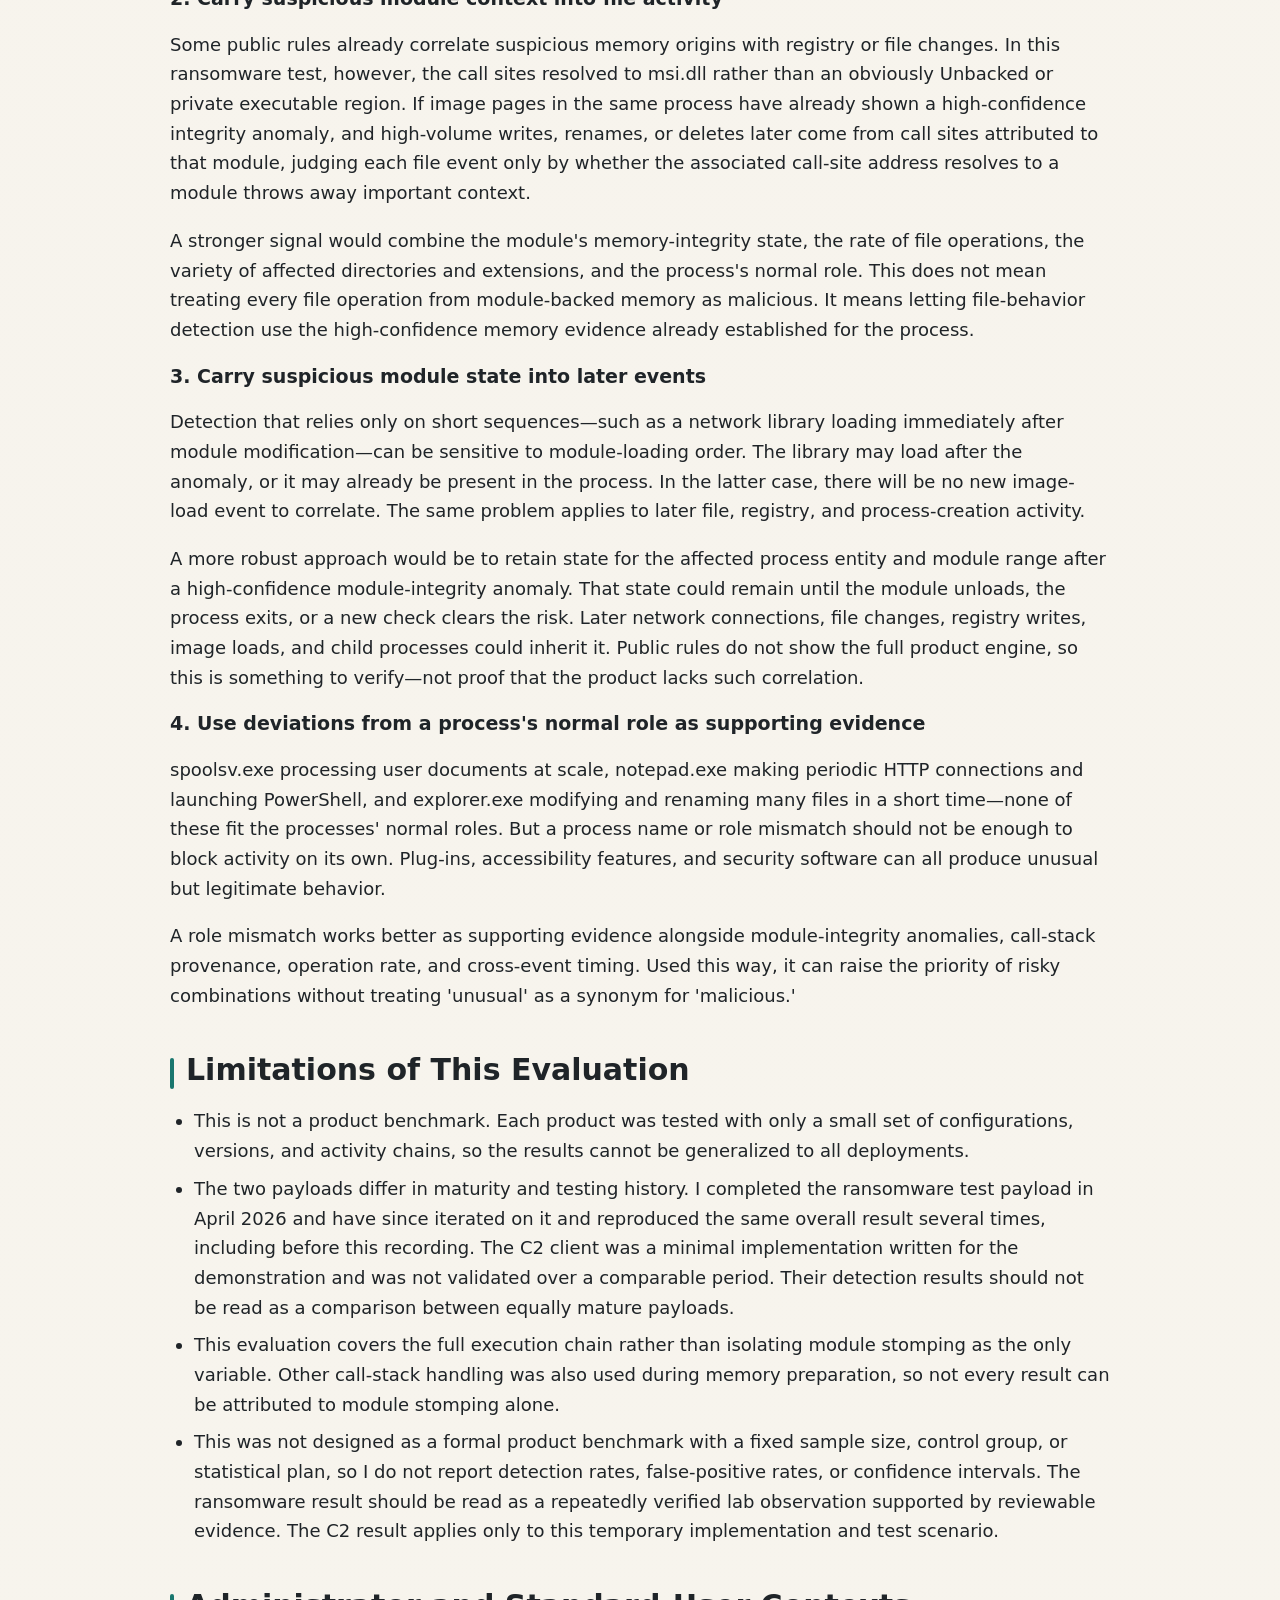
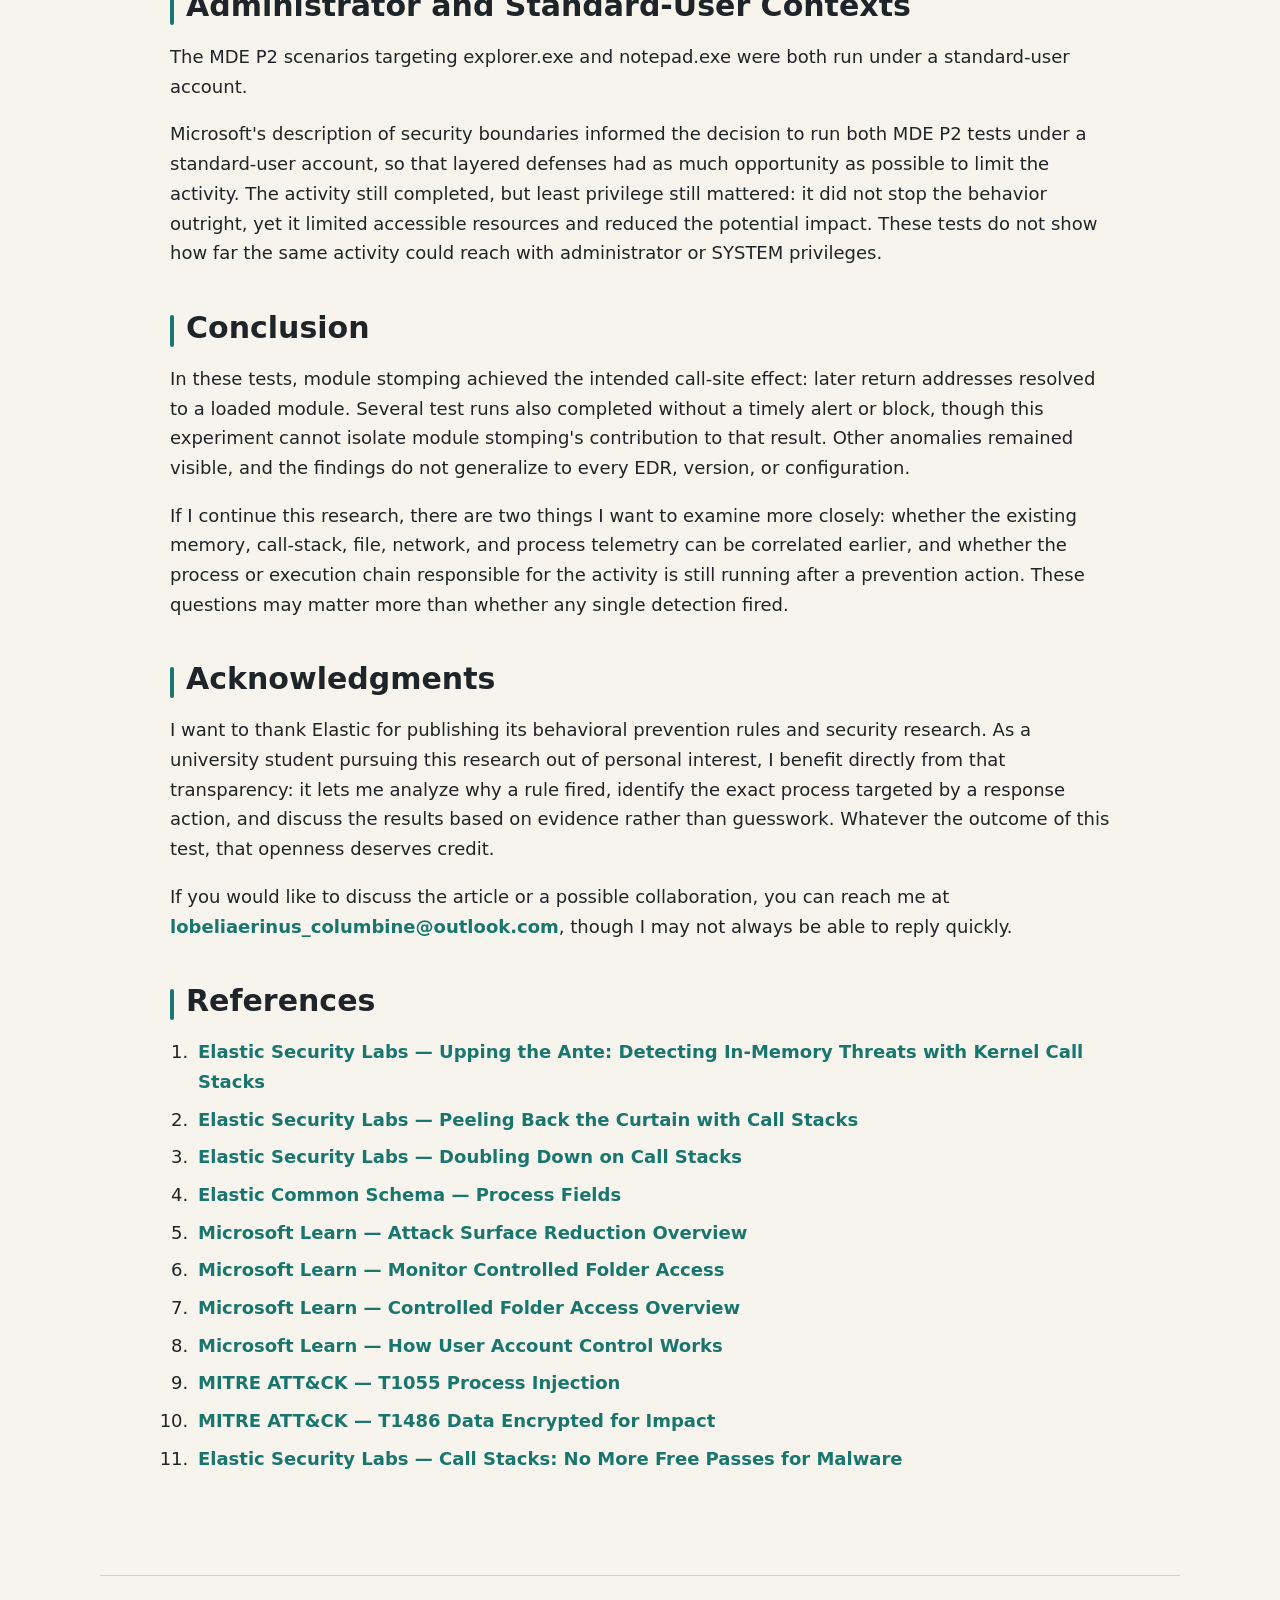
<file: posts/module-stomping-edr-evaluation.html>
<!doctype html>
<html lang="en" data-lang="en">
<head>
  <meta charset="utf-8">
  <meta name="viewport" content="width=device-width, initial-scale=1">
  <meta name="description" content="A controlled-lab comparison of how Elastic Security and MDE P2 handled post-injection module stomping: what executed, what was blocked, and what remained visible in telemetry." data-content-zh="在受控实验环境中，对注入后模块践踏在 Elastic Security 与 MDE P2 中的执行结果、阻断动作和遥测可见性进行对比观察。" data-content-en="A controlled-lab comparison of how Elastic Security and MDE P2 handled post-injection module stomping: what executed, what was blocked, and what remained visible in telemetry.">
  <title data-zh="不完全算栈欺骗，但确实有效：注入后模块践踏的 Elastic 与 MDE P2 实测 - RothecaMyricoides" data-en="Not Quite Stack Spoofing, but It Works: Testing Post-Injection Module Stomping Against Elastic and MDE P2 - RothecaMyricoides">Not Quite Stack Spoofing, but It Works: Testing Post-Injection Module Stomping Against Elastic and MDE P2 - RothecaMyricoides</title>
  <link rel="icon" href="../assets/img/favicon.svg" type="image/svg+xml">
  <link rel="stylesheet" href="../assets/css/styles.css">
  <link rel="stylesheet" href="../assets/css/article-research.css">
</head>
<body>
  <div class="reading-progress" data-reading-progress></div>
  <header class="site-header">
    <a class="brand" href="../index.html" aria-label="Back to home" data-label-zh="返回首页" data-label-en="Back to home">
      <img class="brand-mark" src="../assets/img/favicon.svg" alt="" width="34" height="34">
      <span>RothecaMyricoides</span>
    </a>

    <nav class="site-nav" aria-label="Main navigation" data-label-zh="主导航" data-label-en="Main navigation">

      <a href="../index.html" data-zh="首页" data-en="Home">Home</a>

      <a href="../posts.html" aria-current="page" data-zh="文章" data-en="Posts">Posts</a>

      <a href="../about.html" data-zh="关于" data-en="About">About</a>

      <button class="icon-button" type="button" data-theme-toggle aria-label="Toggle theme" title="Toggle theme" data-label-zh="切换明暗主题" data-label-en="Toggle theme" data-title-zh="切换明暗主题" data-title-en="Toggle theme"><span aria-hidden="true">◐</span></button>

      <button class="lang-button" type="button" data-lang-toggle aria-label="Switch to Chinese" title="Switch to Chinese" data-label-zh="切换到英文" data-label-en="Switch to Chinese" data-title-zh="切换到英文" data-title-en="Switch to Chinese" data-zh="EN" data-en="中">中</button>

    </nav>

  </header>

  <main>
    <article class="article research-article">
      <header class="article-header">
        <p class="eyebrow" data-zh="安全研究 · 受控实验" data-en="Security Research · Controlled Lab">Security Research · Controlled Lab</p>
        <h1 data-zh="不完全算栈欺骗，但确实有效：注入后模块践踏的 Elastic 与 MDE P2 实测" data-en="Not Quite Stack Spoofing, but It Works: Testing Post-Injection Module Stomping Against Elastic and MDE P2">Not Quite Stack Spoofing, but It Works: Testing Post-Injection Module Stomping Against Elastic and MDE P2</h1>
        <p class="article-deck" data-zh="在受控实验环境中，对注入后模块践踏在 Elastic Security 与 MDE P2 中的执行结果、阻断动作和遥测可见性进行对比观察。" data-en="A controlled-lab comparison of how Elastic Security and MDE P2 handled post-injection module stomping: what executed, what was blocked, and what remained visible in telemetry.">A controlled-lab comparison of how Elastic Security and MDE P2 handled post-injection module stomping: what executed, what was blocked, and what remained visible in telemetry.</p>
        <div class="article-meta">
          <time datetime="2026-07-14">2026-07-14</time>
          <span data-zh="约 21 分钟阅读" data-en="21 min read">21 min read</span>

          <span data-zh="安全研究" data-en="Security Research">Security Research</span>
          <span data-zh="项目记录" data-en="Project Log">Project Log</span>

        </div>
      </header>

      <figure class="article-hero">

        <a class="article-hero__link" href="https://youtu.be/zePPxQt4Pu4" target="_blank" rel="noopener noreferrer" aria-label="Open the full demonstration on YouTube" data-label-zh="在 YouTube 打开完整演示视频" data-label-en="Open the full demonstration on YouTube">
          <img src="../assets/img/module-stomping-edr/hero.png" alt="Video cover: Not Quite Stack Spoofing, but It Works" data-alt-zh="视频封面：Not Quite Stack Spoofing, but It Works" data-alt-en="Video cover: Not Quite Stack Spoofing, but It Works" width="3840" height="2160">
          <span class="article-hero__play" data-zh="观看完整视频 ▶" data-en="Watch the Full Video ▶">Watch the Full Video ▶</span>
        </a>
      </figure>

      <div class="article-content">

      <p class="video-intro" data-zh="这篇文章是同名视频的书面补充。视频保留了完整演示、时间顺序和端点界面记录，如果你想看详细细节可以先看完整约27分钟的视频。" data-en="This article accompanies the 27-minute video, which shows the full demonstration and endpoint consoles in sequence.">This article accompanies the 27-minute video, which shows the full demonstration and endpoint consoles in sequence.</p>

        <div class="lead-note">
          <span data-zh="核心结论：在本次限定配置与自研测试载荷下，模块践踏使相关调用点能够被解析到已加载的 Windows 模块，而不是直接呈现为 Unbacked 或匿名私有可执行区域。在部分测试场景中，载荷完成执行且未触发对应告警；但由于实验没有将模块践踏作为唯一变量，这一结果不能单独归因于模块践踏。文件、网络、进程和内存遥测中的其他异常仍然存在。" data-en="TL;DR: With the configurations and custom payloads used in this test, module stomping made the relevant call sites resolve to a loaded Windows module rather than appear directly as Unbacked or anonymous private executable memory. In several test scenarios, the payload completed execution without a corresponding alert. Because module stomping was not isolated as the only variable, that outcome cannot be attributed to module stomping alone. Other anomalies remained visible in file, network, process, and memory telemetry.">TL;DR: With the configurations and custom payloads used in this test, module stomping made the relevant call sites resolve to a loaded Windows module rather than appear directly as Unbacked or anonymous private executable memory. In several test scenarios, the payload completed execution without a corresponding alert. Because module stomping was not isolated as the only variable, that outcome cannot be attributed to module stomping alone. Other anomalies remained visible in file, network, process, and memory telemetry.</span>
        </div>

        <h2 data-zh="摘要" data-en="Abstract">Abstract</h2>
        <p data-zh="本次实验使用两个自研载荷：一个具备完整加密与解密流程的勒索软件测试载荷，以及一个为演示临时编写的最小化 C2 客户端。后者仅通过内网 HTTP 通信，每 30 秒上传一次屏幕截图，并接收由服务器下发的 PowerShell 命令。测试对象为 Elastic Security 和 Microsoft Defender for Endpoint Plan 2，并分别覆盖管理员与普通标准用户上下文。" data-en="This evaluation used two custom payloads: a ransomware test payload with a full encryption and decryption workflow, and a minimal C2 client written for the demonstration. The C2 client communicates over HTTP only inside the lab network, uploads a screenshot every 30 seconds, and receives PowerShell commands from the server. The products evaluated were Elastic Security and Microsoft Defender for Endpoint Plan 2, and the scenarios covered both administrator and standard-user contexts.">This evaluation used two custom payloads: a ransomware test payload with a full encryption and decryption workflow, and a minimal C2 client written for the demonstration. The C2 client communicates over HTTP only inside the lab network, uploads a screenshot every 30 seconds, and receives PowerShell commands from the server. The products evaluated were Elastic Security and Microsoft Defender for Endpoint Plan 2, and the scenarios covered both administrator and standard-user contexts.</p>

        <p data-zh="这次测试聚焦于注入后的执行阶段：模块践踏是否改变后续调用点的模块归属，以及 Elastic Security 和 MDE P2 如何记录或阻断这些行为。" data-en="This evaluation focuses on execution after injection: whether module stomping changes how later call sites are attributed to modules, and how Elastic Security and MDE P2 record or block the resulting activity.">This evaluation focuses on execution after injection: whether module stomping changes how later call sites are attributed to modules, and how Elastic Security and MDE P2 record or block the resulting activity.</p>

        <div class="scope-note">

          <strong data-zh="范围与伦理声明" data-en="Scope and ethics">Scope and ethics</strong>

          <span data-zh="所有测试均在隔离且获授权的实验环境中完成。相关工具未公开，这里只展示实验过程、可观察现象和防御含义。" data-en="All testing took place in an isolated, authorized lab. The tools remain private; this article covers the experiment, observations, and defensive implications.">All testing took place in an isolated, authorized lab. The tools remain private; this article covers the experiment, observations, and defensive implications.</span>
        </div>

        <h2 data-zh="三个概念" data-en="Three Concepts">Three Concepts</h2>
        <div class="term-grid term-grid--three">

          <section class="term-card">
            <h3 data-zh="进程注入" data-en="Process injection">Process injection</h3>
            <p data-zh="负责把代码带入另一个进程。本项目中的注入独立于模块践踏。" data-en="Gets code into another process. In this project, injection operates independently of module stomping.">Gets code into another process. In this project, injection operates independently of module stomping.</p>

          </section>
          <section class="term-card">
            <h3 data-zh="模块践踏" data-en="Module stomping">Module stomping</h3>

            <p data-zh="利用已映射模块的地址范围承载替换后的代码，使执行地址仍落在模块映像所占据的虚拟地址区间内。" data-en="Uses the address range of a mapped module to hold replacement code, so execution still falls within the module image's virtual address range.">Uses the address range of a mapped module to hold replacement code, so execution still falls within the module image's virtual address range.</p>

          </section>
          <section class="term-card">

            <h3 data-zh="调用栈欺骗" data-en="Call-stack spoofing">Call-stack spoofing</h3>

            <p data-zh="通常指有意构造或操纵更完整的调用链呈现。模块践踏可以影响调用点归属，却不会自动编造一条完整、真实的合法调用链。" data-en="Usually means deliberately constructing or manipulating a more complete-looking call chain. Module stomping can change how the call site is attributed, but it does not create a complete, legitimate-looking call chain by itself.">Usually means deliberately constructing or manipulating a more complete-looking call chain. Module stomping can change how the call site is attributed, but it does not create a complete, legitimate-looking call chain by itself.</p>
          </section>
        </div>

        <h2 data-zh="模块践踏及其在本项目中的作用" data-en="Module Stomping and Its Role in This Project">Module Stomping and Its Role in This Project</h2>
        <p data-zh="在本项目中，替换后的代码在一个已正常加载的 DLL 映射范围内执行。当它调用 Windows API 时，栈上的返回地址也可以落在该范围内；按模块边界解析地址的遥测因此可能将调用点归因到这个 DLL，而不是匿名或私有可执行内存。这里改变的是调用点的地址归属，不是把替换代码变成 DLL 的原始代码。" data-en="In this project, the replacement code runs inside the mapped range of a normally loaded DLL. When it calls a Windows API, the return address left on the stack can also fall in that range. Telemetry that resolves addresses against module boundaries may therefore attribute the call site to the DLL rather than to anonymous or private executable memory. This changes call-site attribution; it does not turn the replacement code into the DLL's original code.">In this project, the replacement code runs inside the mapped range of a normally loaded DLL. When it calls a Windows API, the return address left on the stack can also fall in that range. Telemetry that resolves addresses against module boundaries may therefore attribute the call site to the DLL rather than to anonymous or private executable memory. This changes call-site attribution; it does not turn the replacement code into the DLL's original code.</p>
        <p data-zh="它不会伪造完整调用链；准备阶段仍使用其他调用栈处理。对于主要执行阶段由践踏区域发起的调用，模块归属来自返回地址的位置，因此不必仅为让这些调用点解析到模块而额外构造合成栈帧。" data-en="It does not fabricate a complete call chain; other call-stack handling was still used during preparation. For later calls from the stomped region, attribution follows the location of the return address, removing the need to synthesize extra frames solely to make those call sites resolve to a module.">It does not fabricate a complete call chain; other call-stack handling was still used during preparation. For later calls from the stomped region, attribution follows the location of the return address, removing the need to synthesize extra frames solely to make those call sites resolve to a module.</p>

        <h2 data-zh="为什么把注入与模块践踏组合起来" data-en="Why I Combined Injection with Module Stomping">Why I Combined Injection with Module Stomping</h2>
        <p data-zh="这个项目一开始想解决的是一个通用 PE-to-shellcode 场景。我很快碰到两个相互独立的问题：loader 能否恢复原始 PE 需要的执行环境，以及载荷运行后，它的调用点在端点遥测中会被归因到什么内存来源。即使 loader stub 把映像装载处理得足够完整，任意 PE 被转换后也不会自动获得一条可信或预先构造的调用链。" data-en="This project started with a general PE-to-shellcode problem. I quickly ran into two separate issues: whether the loader could recreate the execution environment expected by the original PE, and how endpoint telemetry would attribute later call sites once the payload was running. Even if a loader stub handles image loading well, converting an arbitrary PE does not automatically give it a plausible or deliberately constructed call chain.">This project started with a general PE-to-shellcode problem. I quickly ran into two separate issues: whether the loader could recreate the execution environment expected by the original PE, and how endpoint telemetry would attribute later call sites once the payload was running. Even if a loader stub handles image loading well, converting an arbitrary PE does not automatically give it a plausible or deliberately constructed call chain.</p>

        <p data-zh="如果转换后的代码直接从匿名或私有可执行内存运行，后续 API 调用的返回地址也可能指向该区域。另一种做法是在编写每个原始程序时就围绕调用栈呈现进行特殊设计，但这会把载荷实现与执行容器紧密耦合，削弱 PE-to-shellcode 工具原本追求的通用性。" data-en="If the converted code runs directly from anonymous or private executable memory, return addresses from later API calls may point back into that region. Another option is to design each original program around how its call stack will look. But that ties the payload closely to its execution container and undercuts the main goal of a general PE-to-shellcode tool.">If the converted code runs directly from anonymous or private executable memory, return addresses from later API calls may point back into that region. Another option is to design each original program around how its call stack will look. But that ties the payload closely to its execution container and undercuts the main goal of a general PE-to-shellcode tool.</p>
        <p data-zh="最后我把这几件事拆开处理：独立注入机制先在目标进程中取得执行能力，宿主再通过正常的模块加载路径加载选定映像，模块践踏则决定后续载荷最终驻留和执行的范围。这样原始 PE 不必预先知道目标进程、最终模块或特定调用栈布局，调用点的模块归属统一交给外部执行容器处理。" data-en="I eventually split those jobs apart: a separate injection mechanism first establishes execution inside the target process, the host then loads the selected image through the normal module-loading path, and module stomping determines where the later payload code resides and runs. This lets the original PE remain independent of the target process, final module, and any particular stack layout. The external execution container handles module attribution for later call sites.">I eventually split those jobs apart: a separate injection mechanism first establishes execution inside the target process, the host then loads the selected image through the normal module-loading path, and module stomping determines where the later payload code resides and runs. This lets the original PE remain independent of the target process, final module, and any particular stack layout. The external execution container handles module attribution for later call sites.</p>

        <p data-zh="这个思路与公开研究中的 module overloading、module shifting 等概念有交集，但映像来源、装载顺序和目标不完全相同。" data-en="This approach overlaps with public work on module overloading and module shifting, though the image source, loading order, and purpose differ.">This approach overlaps with public work on module overloading and module shifting, though the image source, loading order, and purpose differ.</p>
        <p data-zh="本次实验碰巧选择了 msi.dll，没有更深层的选择理由。它也不是天然更适合践踏的特殊模块；相反，为处理该选择带来的 CFG/XFG 兼容性问题，我额外花费了不少时间。" data-en="I happened to choose msi.dll for this test; there was no deeper reason. It is not especially well suited to stomping. In fact, the CFG/XFG compatibility issues created by that choice took considerable extra work.">I happened to choose msi.dll for this test; there was no deeper reason. It is not especially well suited to stomping. In fact, the CFG/XFG compatibility issues created by that choice took considerable extra work.</p>

        <h2 data-zh="测试设计" data-en="Evaluation Design">Evaluation Design</h2>
        <p data-zh="这次实验使用了两个自研载荷，没有引入第三方勒索软件或公开 C2 框架。勒索测试载荷使用 AES-256-GCM，处理系统盘中匹配 180 余种扩展名的文件，同时跳过明确排除项和权限不足的路径；被处理文件会追加 .lavender 扩展名并写入自定义文件头标记，基线场景也验证了解密恢复。该载荷在 2026 年 4 月完成，之后经历了多轮迭代和重复验证。" data-en="This evaluation used two custom payloads and no third-party ransomware or public C2 framework. The ransomware test payload uses AES-256-GCM and targets files on the system drive based on a configured list of more than 180 extensions, skipping explicit exclusions and paths it cannot access. It adds the .lavender extension and a custom header marker to each processed file; the baseline test also verified successful decryption and recovery. I finished the payload in April 2026 and have since iterated on it and repeated the tests several times.">This evaluation used two custom payloads and no third-party ransomware or public C2 framework. The ransomware test payload uses AES-256-GCM and targets files on the system drive based on a configured list of more than 180 extensions, skipping explicit exclusions and paths it cannot access. It adds the .lavender extension and a custom header marker to each processed file; the baseline test also verified successful decryption and recovery. I finished the payload in April 2026 and have since iterated on it and repeated the tests several times.</p>
        <p data-zh="C2 客户端是我为这次演示临时写的最小化原型，只通过隔离内网中的 HTTP 通信，每 30 秒上传一次屏幕截图，并接收服务器下发的 PowerShell 命令。我只是用它生成一条便于观察的网络、进程和注册表行为链，并没有拿它和成熟 C2 框架对标。两个载荷的成熟度和验证周期不同，所以后面的检测结果也不能当作复杂度比较。" data-en="The C2 client was a minimal prototype I wrote specifically for this demonstration. It communicates only over HTTP inside the isolated lab, uploads a screenshot every 30 seconds, and receives server-issued PowerShell commands. I used it only to create an observable chain of network, process, and registry activity, not to compare it with a mature C2 framework. The two payloads differ in maturity and validation history, so their detection outcomes should not be read as a comparison of sophistication.">The C2 client was a minimal prototype I wrote specifically for this demonstration. It communicates only over HTTP inside the isolated lab, uploads a screenshot every 30 seconds, and receives server-issued PowerShell commands. I used it only to create an observable chain of network, process, and registry activity, not to compare it with a mature C2 framework. The two payloads differ in maturity and validation history, so their detection outcomes should not be read as a comparison of sophistication.</p>
        <p data-zh="测试主要看载荷能否完成执行、产品是否告警或阻断，以及未告警的行为是否仍出现在端点遥测中。管理员与标准用户场景分别使用不同的目标进程；下文所说的“执行成功”，只表示相应场景没有被及时阻断。" data-en="The tests mainly examined whether the payload completed execution, whether the product alerted or blocked it, and whether activity without an alert still appeared in endpoint telemetry. The administrator and standard-user scenarios used different target processes. Below, 'successful execution' means that the activity was not stopped in time.">The tests mainly examined whether the payload completed execution, whether the product alerted or blocked it, and whether activity without an alert still appeared in endpoint telemetry. The administrator and standard-user scenarios used different target processes. Below, 'successful execution' means that the activity was not stopped in time.</p>
        <div class="scope-note">

          <strong data-zh="测试时核实的相关配置" data-en="Relevant Configuration Verified During Testing">Relevant Configuration Verified During Testing</strong>

          <span data-zh="Elastic 已启用事件调用栈输出（windows.advanced.events.callstacks.emit_in_events = true），并关闭告警样本收集（windows.advanced.alerts.sample_collection = false）；回滚自愈开关在本场景中未改变结果。MDE Plan 2 环境启用了行为监控、云保护（云阻断级别设为 Zero tolerance，即零容忍）、篡改防护和受控文件夹访问，全部 ASR 规则均设为阻断模式，且未设置与本次行为相关的排除项。" data-en="Elastic event call-stack emission was enabled (windows.advanced.events.callstacks.emit_in_events = true) and alert sample collection was disabled (windows.advanced.alerts.sample_collection = false); toggling rollback self-healing did not change the result in this scenario. The MDE Plan 2 environment had behavior monitoring, cloud-delivered protection (Cloud Block Level: Zero Tolerance), tamper protection, and Controlled Folder Access (CFA) enabled. All attack surface reduction (ASR) rules were set to Block, with no exclusions relevant to the tested activity.">Elastic event call-stack emission was enabled (windows.advanced.events.callstacks.emit_in_events = true) and alert sample collection was disabled (windows.advanced.alerts.sample_collection = false); toggling rollback self-healing did not change the result in this scenario. The MDE Plan 2 environment had behavior monitoring, cloud-delivered protection (Cloud Block Level: Zero Tolerance), tamper protection, and Controlled Folder Access (CFA) enabled. All attack surface reduction (ASR) rules were set to Block, with no exclusions relevant to the tested activity.</span>
        </div>

        <div class="table-scroll">

          <table>

            <thead>
              <tr>
                <th data-zh="场景" data-en="Scenario">Scenario</th>
                <th data-zh="环境与上下文" data-en="Environment and context">Environment and context</th>

                <th data-zh="实验观察" data-en="Observed outcome">Observed outcome</th>
              </tr>
            </thead>

            <tbody>

              <tr>

                <td data-zh="勒索基线" data-en="Ransomware baseline">Ransomware baseline</td>
                <td data-zh="无 EDR，管理员" data-en="No EDR, administrator">No EDR, administrator</td>
                <td><span class="status status-observed" data-zh="执行并恢复" data-en="Executed and recovered">Executed and recovered</span></td>
              </tr>
              <tr>

                <td data-zh="注入式勒索" data-en="Injected ransomware">Injected ransomware</td>
                <td data-zh="Elastic，管理员，目标 spoolsv.exe" data-en="Elastic, administrator, target spoolsv.exe">Elastic, administrator, target spoolsv.exe</td>

                <td><span class="status status-observed" data-zh="执行，未告警" data-en="Executed, no alert">Executed, no alert</span></td>
              </tr>
              <tr>
                <td data-zh="注入式勒索" data-en="Injected ransomware">Injected ransomware</td>

                <td data-zh="MDE P2，普通标准用户，目标 explorer.exe" data-en="MDE P2, standard-user account, target explorer.exe">MDE P2, standard-user account, target explorer.exe</td>
                <td><span class="status status-observed" data-zh="执行，未告警" data-en="Executed, no alert">Executed, no alert</span></td>

              </tr>
              <tr>
                <td data-zh="C2 基线" data-en="C2 baseline">C2 baseline</td>
                <td data-zh="无 EDR，独立客户端" data-en="No EDR, standalone client">No EDR, standalone client</td>
                <td><span class="status status-observed" data-zh="功能验证" data-en="Functionality verified">Functionality verified</span></td>
              </tr>

              <tr>

                <td data-zh="独立 C2" data-en="Standalone C2">Standalone C2</td>
                <td data-zh="Elastic，中完整性" data-en="Elastic, medium integrity">Elastic, medium integrity</td>
                <td><span class="status status-blocked" data-zh="告警后，独立 C2 进程被终止" data-en="Standalone C2 process terminated after the alert">Standalone C2 process terminated after the alert</span></td>
              </tr>

              <tr>

                <td data-zh="注入式 C2" data-en="Injected C2">Injected C2</td>
                <td data-zh="Elastic，管理员，目标 spoolsv.exe" data-en="Elastic, administrator, target spoolsv.exe">Elastic, administrator, target spoolsv.exe</td>
                <td><span class="status status-blocked" data-zh="子进程被阻断，客户端存活" data-en="Child blocked; client survived">Child blocked; client survived</span></td>
              </tr>

              <tr>

                <td data-zh="注入式 C2" data-en="Injected C2">Injected C2</td>
                <td data-zh="MDE P2，普通标准用户，目标 notepad.exe" data-en="MDE P2, standard-user account, target notepad.exe">MDE P2, standard-user account, target notepad.exe</td>
                <td><span class="status status-observed" data-zh="执行，未告警" data-en="Executed, no alert">Executed, no alert</span></td>
              </tr>
            </tbody>
          </table>

        </div>

        <p data-zh="Elastic 的受限管理员令牌注入场景没有纳入正式结果。测试期间，它持续触发一条看起来与目标行为无关的规则，原因尚未定位，所以暂时跳过。" data-en="I excluded the Elastic test run with a restricted administrator token from the reported results. An apparently unrelated rule kept firing, and I have not identified why, so I set the scenario aside for now.">I excluded the Elastic test run with a restricted administrator token from the reported results. An apparently unrelated rule kept firing, and I have not identified why, so I set the scenario aside for now.</p>

        <h2 data-zh="勒索场景：没有告警不等于没有证据" data-en="Ransomware: No Alert Does Not Mean No Evidence">Ransomware: No Alert Does Not Mean No Evidence</h2>
        <p data-zh="在 Elastic 管理员场景中，载荷进入 spoolsv.exe 后完成文件处理，Elastic 的勒索诱饵文件也被加密，测试期间没有出现对应告警。调用栈遥测中，每次观察到的文件重命名与修改事件都带有看似合理、可解析到模块的调用栈：帧地址落在已识别的 Windows 模块中，起始调用点被归因到 msi.dll，而不是私有、无映像支撑的可执行内存地址。" data-en="In the Elastic administrator scenario, the payload entered spoolsv.exe and completed file processing; Elastic's ransomware canary file was encrypted as well, and no corresponding alert appeared during the test. In call-stack telemetry, each observed file rename and modification event contained a plausible, module-resolved stack: frame addresses resolved to recognized Windows modules, and the originating call site was attributed to msi.dll rather than to a private, image-unbacked executable memory address.">In the Elastic administrator scenario, the payload entered spoolsv.exe and completed file processing; Elastic's ransomware canary file was encrypted as well, and no corresponding alert appeared during the test. In call-stack telemetry, each observed file rename and modification event contained a plausible, module-resolved stack: frame addresses resolved to recognized Windows modules, and the originating call site was attributed to msi.dll rather than to a private, image-unbacked executable memory address.</p>

        <figure class="article-figure">
          <img src="../assets/img/module-stomping-edr/elastic-call-stack.png" alt="Module-resolved call stack in an Elastic file-rename event" data-alt-zh="Elastic 文件重命名事件中的模块解析调用栈" data-alt-en="Module-resolved call stack in an Elastic file-rename event" loading="lazy" width="1518" height="483">
          <figcaption data-zh="Elastic 文件重命名事件中的调用栈。这里能证明的是地址被解析并归因到 msi.dll，并不能据此证明整条调用链是真实业务路径。" data-en="Call stack for an Elastic file-rename event. This shows that the address resolved to and was attributed to msi.dll; it does not prove that the entire chain represents a genuine application path.">Call stack for an Elastic file-rename event. This shows that the address resolved to and was attributed to msi.dll; it does not prove that the entire chain represents a genuine application path.</figcaption>
        </figure>

        <p data-zh="Elastic 记录的 rename 事件超过一万条，modification 事件约一千条。两类事件并不必然一一对应，数量差异可能与事件采集、聚合或查询方式有关。" data-en="Elastic recorded more than 10,000 rename events and roughly 1,000 modification events. The two event types need not correspond one-to-one; the difference may reflect how they are collected, aggregated, or queried.">Elastic recorded more than 10,000 rename events and roughly 1,000 modification events. The two event types need not correspond one-to-one; the difference may reflect how they are collected, aggregated, or queried.</p>

        <p data-zh="在 MDE P2 普通标准用户场景中，启用了与测试相关的云保护、攻击面减少规则和受控文件夹访问配置，并先分别验证这些控制确实处于工作状态。注入目标改为 explorer.exe。载荷仍完成文件处理且没有触发警报，但设备时间线留下了清晰的行为证据：除了聚合的文件重命名事件，MDE 也记录了 explorer.exe 对多种文件逐项产生的修改事件。" data-en="In the MDE P2 standard-user scenario, relevant cloud protection, attack surface reduction, and Controlled Folder Access settings were enabled, and those controls were validated before the main test. The injection target was explorer.exe. The payload still completed file processing without raising an alert, but the device timeline retained clear behavioral evidence: in addition to aggregated file-rename activity, MDE recorded individual file-modification events attributed to explorer.exe across multiple file types.">In the MDE P2 standard-user scenario, relevant cloud protection, attack surface reduction, and Controlled Folder Access settings were enabled, and those controls were validated before the main test. The injection target was explorer.exe. The payload still completed file processing without raising an alert, but the device timeline retained clear behavioral evidence: in addition to aggregated file-rename activity, MDE recorded individual file-modification events attributed to explorer.exe across multiple file types.</p>

        <section class="evidence-group" aria-labelledby="mde-policy-settings">
          <h3 class="evidence-group__title" id="mde-policy-settings" data-zh="测试时的 MDE 策略状态（完整界面见视频）" data-en="MDE policy state during testing (full settings view in the video)">MDE policy state during testing (full settings view in the video)</h3>
          <figure class="article-figure">
            <a class="evidence-image-link" href="../assets/img/module-stomping-edr/mde-policy-cloud-zero-tolerance.png" target="_blank" rel="noopener" aria-label="View the MDE cloud block level setting" data-label-zh="查看 MDE 云阻断级别设置原图" data-label-en="View the MDE cloud block level setting">
              <img src="../assets/img/module-stomping-edr/mde-policy-cloud-zero-tolerance.png" alt="MDE Cloud Block Level set to Zero Tolerance" data-alt-zh="MDE 的 Cloud Block Level 设置为 Zero Tolerance" data-alt-en="MDE Cloud Block Level set to Zero Tolerance" loading="lazy" width="1558" height="456">
            </a>
            <figcaption data-zh="MDE 设备配置中，Cloud Block Level 的有效值为 Zero Tolerance（零容忍）。" data-en="The effective Cloud Block Level in the MDE device settings was Zero Tolerance.">The effective Cloud Block Level in the MDE device settings was Zero Tolerance.</figcaption>
          </figure>
          <figure class="article-figure">
            <a class="evidence-image-link" href="../assets/img/module-stomping-edr/mde-policy-asr-block.png" target="_blank" rel="noopener" aria-label="View the MDE ASR rule settings" data-label-zh="查看 MDE ASR 规则设置原图" data-label-en="View the MDE ASR rule settings">
              <img src="../assets/img/module-stomping-edr/mde-policy-asr-block.png" alt="MDE ASR rules with effective value Block" data-alt-zh="MDE ASR 规则的有效值为 Block" data-alt-en="MDE ASR rules with effective value Block" loading="lazy" width="1558" height="1014">
            </a>
            <figcaption data-zh="ASR 规则列表中，截图所示各项的有效值均为 Block。" data-en="The ASR rules shown in the list all had an effective value of Block.">The ASR rules shown in the list all had an effective value of Block.</figcaption>
          </figure>
          <figure class="article-figure">
            <a class="evidence-image-link" href="../assets/img/module-stomping-edr/mde-policy-cfa-ransomware.png" target="_blank" rel="noopener" aria-label="View the MDE CFA and ransomware protection settings" data-label-zh="查看 MDE CFA 与勒索防护设置原图" data-label-en="View the MDE CFA and ransomware protection settings">
              <img src="../assets/img/module-stomping-edr/mde-policy-cfa-ransomware.png" alt="MDE Controlled Folder Access enabled and advanced ransomware protection in Block mode" data-alt-zh="MDE 受控文件夹访问已启用，增强型勒索防护设为 Block" data-alt-en="MDE Controlled Folder Access enabled and advanced ransomware protection in Block mode" loading="lazy" width="1558" height="112">
            </a>
            <figcaption data-zh="列表末尾显示：受控文件夹访问为 Enabled，增强型勒索防护为 Block。" data-en="At the end of the list, Controlled Folder Access was Enabled and advanced ransomware protection was set to Block.">At the end of the list, Controlled Folder Access was Enabled and advanced ransomware protection was set to Block.</figcaption>
          </figure>
        </section>

        <section class="evidence-group" aria-labelledby="mde-control-validation">
          <h3 class="evidence-group__title" id="mde-control-validation" data-zh="测试前的控制验证" data-en="Pre-test control validation">Pre-test control validation</h3>
          <div class="evidence-grid evidence-grid--controls">
            <figure class="article-figure evidence-card">
              <a class="evidence-image-link" href="../assets/img/module-stomping-edr/mde-asr-validation.png" target="_blank" rel="noopener" aria-label="View the full-size MDE ASR validation image" data-label-zh="查看 MDE ASR 验证原图" data-label-en="View the full-size MDE ASR validation image">
                <img src="../assets/img/module-stomping-edr/mde-asr-validation.png" alt="MDE ASR rule blocking an unknown executable" data-alt-zh="MDE ASR 规则阻止未知可执行文件运行" data-alt-en="MDE ASR rule blocking an unknown executable" loading="lazy" width="868" height="1000">
              </a>

              <figcaption data-zh="正式测试前的 ASR 验证：未知可执行文件的启动被“Block executable files from running unless they meet a prevalence, age, or trusted list criterion”规则阻止。点击图片可查看完整证据。" data-en="Pre-test ASR validation: an unknown executable was blocked by the rule 'Block executable files from running unless they meet a prevalence, age, or trusted list criterion.' Click the image to view the full evidence.">Pre-test ASR validation: an unknown executable was blocked by the rule 'Block executable files from running unless they meet a prevalence, age, or trusted list criterion.' Click the image to view the full evidence.</figcaption>
            </figure>
            <figure class="article-figure evidence-card">

              <a class="evidence-image-link" href="../assets/img/module-stomping-edr/mde-cfa-validation.png" target="_blank" rel="noopener" aria-label="View the full-size MDE CFA validation image" data-label-zh="查看 MDE CFA 验证原图" data-label-en="View the full-size MDE CFA validation image">

                <img src="../assets/img/module-stomping-edr/mde-cfa-validation.png" alt="MDE Controlled Folder Access blocking a file operation" data-alt-zh="MDE Controlled Folder Access 阻止文件操作" data-alt-en="MDE Controlled Folder Access blocking a file operation" loading="lazy" width="867" height="823">
              </a>
              <figcaption data-zh="正式测试前的 CFA 验证：PowerShell 对受保护位置的文件操作产生 ControlledFolderAccessViolationBlocked 事件。" data-en="Pre-test CFA validation: a PowerShell file operation against a protected location produced a ControlledFolderAccessViolationBlocked event.">Pre-test CFA validation: a PowerShell file operation against a protected location produced a ControlledFolderAccessViolationBlocked event.</figcaption>
            </figure>
          </div>
        </section>

        <section class="evidence-group" aria-labelledby="mde-ransomware-telemetry">

          <h3 class="evidence-group__title" id="mde-ransomware-telemetry" data-zh="勒索执行后的设备遥测" data-en="Device telemetry after ransomware execution">Device telemetry after ransomware execution</h3>
          <div class="evidence-grid evidence-grid--telemetry">
            <figure class="article-figure evidence-card">
              <a class="evidence-image-link" href="../assets/img/module-stomping-edr/mde-rename-339.png" target="_blank" rel="noopener" aria-label="View the full-size MDE file-rename telemetry image" data-label-zh="查看 MDE 文件重命名遥测原图" data-label-en="View the full-size MDE file-rename telemetry image">

                <img src="../assets/img/module-stomping-edr/mde-rename-339.png" alt="MDE aggregating 339 explorer.exe file renames into a T1486 event" data-alt-zh="MDE 将 explorer.exe 的 339 次文件重命名聚合为 T1486 事件" data-alt-en="MDE aggregating 339 explorer.exe file renames into a T1486 event" loading="lazy" width="867" height="969">
              </a>
              <figcaption data-zh="MDE 将 explorer.exe 发起的 339 次 .lavender 重命名操作聚合为 T1486：Data Encrypted for Impact。该事件存在于设备时间线中，但测试期间没有形成对应警报。" data-en="MDE aggregated 339 .lavender rename operations attributed to explorer.exe into a T1486: Data Encrypted for Impact event. The event was present in the device timeline, but no corresponding alert was raised during the test.">MDE aggregated 339 .lavender rename operations attributed to explorer.exe into a T1486: Data Encrypted for Impact event. The event was present in the device timeline, but no corresponding alert was raised during the test.</figcaption>
            </figure>
            <figure class="article-figure evidence-card">
              <a class="evidence-image-link" href="../assets/img/module-stomping-edr/mde-file-modifications.png" target="_blank" rel="noopener" aria-label="View the full-size MDE file-modification telemetry image" data-label-zh="查看 MDE 文件修改遥测原图" data-label-en="View the full-size MDE file-modification telemetry image">
                <img src="../assets/img/module-stomping-edr/mde-file-modifications.png" alt="A sequence of FileModified events from explorer.exe in the MDE timeline" data-alt-zh="MDE 时间线中 explorer.exe 产生的连续 FileModified 事件" data-alt-en="A sequence of FileModified events from explorer.exe in the MDE timeline" loading="lazy" width="2048" height="1141">

              </a>

              <figcaption data-zh="除聚合的重命名事件外，MDE 还逐项记录了 explorer.exe 对不同类型文件产生的 FileModified 事件，并保留了对应的进程实体链。这说明修改阶段同样具有遥测可见性，但测试期间仍未形成对应警报。" data-en="In addition to the aggregated rename event, MDE recorded individual FileModified events attributed to explorer.exe across multiple file types and preserved the associated process entity chain. The modification stage was therefore visible in telemetry, although no corresponding alert was raised during the test.">In addition to the aggregated rename event, MDE recorded individual FileModified events attributed to explorer.exe across multiple file types and preserved the associated process entity chain. The modification stage was therefore visible in telemetry, although no corresponding alert was raised during the test.</figcaption>

            </figure>
          </div>

        </section>

        <h3 data-zh="被动勒索防护的边界" data-en="Limits of Reactive Ransomware Defenses">Limits of Reactive Ransomware Defenses</h3>
        <p data-zh="受控文件夹访问（CFA）和勒索诱饵文件都依赖特定文件操作触发。CFA 会阻断不受信任应用对受保护目录的修改，诱饵方案则在诱饵文件被改动时产生检测信号。这里的“被动”说的是触发时机与处置范围：少见但正常的软件也可能被 CFA 拦下，所以一次写入拦截不等于直接把进程判为恶意并终止；如果载荷避开受保护目录或诱饵文件，这些机制也可能没有触发机会。" data-en="Controlled Folder Access (CFA) and ransomware canary files both react to specific file activity. CFA blocks untrusted writes to protected folders; canary systems flag changes to monitored files. Here, 'reactive' describes when the controls trigger and what the immediate response covers. Because uncommon legitimate software can also be blocked, a denied write alone does not classify the originating process as malicious or terminate it. A payload that avoids protected folders or canary files may not trigger the corresponding control.">Controlled Folder Access (CFA) and ransomware canary files both react to specific file activity. CFA blocks untrusted writes to protected folders; canary systems flag changes to monitored files. Here, 'reactive' describes when the controls trigger and what the immediate response covers. Because uncommon legitimate software can also be blocked, a denied write alone does not classify the originating process as malicious or terminate it. A payload that avoids protected folders or canary files may not trigger the corresponding control.</p>
        <p data-zh="但这类防护也有适用边界。如果勒索载荷已经进入一个被 CFA 允许访问受保护目录的可信进程，并且注入后该进程仍被视为受信任，仅按进程身份建立的这层防护就基本失去了判别力。这里不是 CFA 本身无效，而是恶意代码借用了一个已经获得授权的进程身份。本次测试前，CFA 能够阻止 PowerShell 对受保护位置的文件操作；载荷进入 explorer.exe 后，文件处理却仍然完成，正好体现了这一边界。" data-en="Injection exposes another limit. If ransomware code runs inside a process that CFA continues to trust after injection, process identity alone cannot distinguish the payload's writes from legitimate ones. That does not make CFA ineffective: the payload is using a process that already has access. In the pre-test check, CFA blocked PowerShell from modifying a protected file; after the payload entered explorer.exe, file processing still completed.">Injection exposes another limit. If ransomware code runs inside a process that CFA continues to trust after injection, process identity alone cannot distinguish the payload's writes from legitimate ones. That does not make CFA ineffective: the payload is using a process that already has access. In the pre-test check, CFA blocked PowerShell from modifying a protected file; after the payload entered explorer.exe, file processing still completed.</p>
        <p data-zh="勒索诱饵文件也可能遇到相同问题，但要看具体实现。如果检测逻辑会信任或排除某些进程，载荷进入这些进程后就可能避开告警；如果它无条件监控诱饵文件的完整性，文件被修改时仍然可以触发检测。本次 Elastic 场景中，诱饵文件已经被加密却没有出现对应告警。即使诱饵文件成功触发检测，能否在大规模文件处理完成前结束相关进程，仍取决于检测和响应速度。" data-en="Canary files have a similar limitation, depending on how they are implemented. If the detection logic trusts or excludes certain processes, a payload running inside one of them may avoid an alert. If every change to the canary is monitored regardless of process identity, it can still trigger detection. In this Elastic test, the canary file was encrypted without an alert. Even when a canary fires, stopping the responsible process before bulk file processing finishes still depends on detection and response speed.">Canary files have a similar limitation, depending on how they are implemented. If the detection logic trusts or excludes certain processes, a payload running inside one of them may avoid an alert. If every change to the canary is monitored regardless of process identity, it can still trigger detection. In this Elastic test, the canary file was encrypted without an alert. Even when a canary fires, stopping the responsible process before bulk file processing finishes still depends on detection and response speed.</p>

        <h2 data-zh="C2 场景：相似行为，不同响应范围" data-en="C2: Similar Activity, Different Response Scope">C2: Similar Activity, Different Response Scope</h2>
        <p data-zh="独立 C2 在 Elastic 环境中能够维持通信，直到服务器下发添加当前用户启动项的 PowerShell 命令并触发行为防护告警。这里的触发点更接近 PowerShell 执行与启动持久化行为，而不是对 C2 通信通道本身的识别。根据本次实际观察，告警产生后，Elastic 的响应终止了原始独立 C2 进程，已经建立的通信也随之结束。这个结果与后面的注入式 C2 场景不同。" data-en="The standalone C2 client maintained communication in the Elastic environment until the server sent a PowerShell command to add a current-user startup entry, triggering a behavioral prevention alert. The trigger appeared tied to PowerShell execution and startup persistence rather than the C2 channel itself. Elastic then terminated the standalone client, closing the existing connection. The injected C2 test behaved differently.">The standalone C2 client maintained communication in the Elastic environment until the server sent a PowerShell command to add a current-user startup entry, triggering a behavioral prevention alert. The trigger appeared tied to PowerShell execution and startup persistence rather than the C2 channel itself. Elastic then terminated the standalone client, closing the existing connection. The injected C2 test behaved differently.</p>
        <p data-zh="注入式 C2 的 Elastic 测试以管理员权限进入 spoolsv.exe。由于 spoolsv.exe 位于 Session 0，客户端无法获取交互式桌面截图，但仍能接收服务器任务。当它使用最直接的方式创建 PowerShell 子进程时，Elastic 的 Process Creation from a Stomped Module 规则触发并终止了新创建的 PowerShell 进程。被注入的 spoolsv.exe 仍然存活，已经建立的 C2 通信也没有被中断。" data-en="In the Elastic injected C2 test, I injected the client into spoolsv.exe from an administrator context. Because spoolsv.exe runs in Session 0, the client could not capture the interactive desktop, though it could still receive tasks from the server. When the client launched PowerShell directly, Elastic's Process Creation from a Stomped Module rule terminated the child process. spoolsv.exe and the injected client kept running, and the C2 channel stayed open.">In the Elastic injected C2 test, I injected the client into spoolsv.exe from an administrator context. Because spoolsv.exe runs in Session 0, the client could not capture the interactive desktop, though it could still receive tasks from the server. When the client launched PowerShell directly, Elastic's Process Creation from a Stomped Module rule terminated the child process. spoolsv.exe and the injected client kept running, and the C2 channel stayed open.</p>

        <figure class="article-figure">
          <img src="../assets/img/module-stomping-edr/elastic-stomped-module-alert.png" alt="Elastic Process Creation from a Stomped Module alert" data-alt-zh="Elastic Process Creation from a Stomped Module 告警" data-alt-en="Elastic Process Creation from a Stomped Module alert" loading="lazy" width="2048" height="170">
          <figcaption data-zh="Elastic 告警显示 powershell.exe 的父进程为 spoolsv.exe，并触发 Process Creation from a Stomped Module。" data-en="The Elastic alert shows powershell.exe as a child of spoolsv.exe and identifies the rule as Process Creation from a Stomped Module.">The Elastic alert shows powershell.exe as a child of spoolsv.exe and identifies the rule as Process Creation from a Stomped Module.</figcaption>

        </figure>

        <h3 data-zh="为什么终止的是 PowerShell，而不是 spoolsv.exe？" data-en="Why Was PowerShell Terminated Instead of spoolsv.exe?">Why Was PowerShell Terminated Instead of spoolsv.exe?</h3>

        <figure class="article-figure is-narrow">
          <img src="../assets/img/module-stomping-edr/elastic-kill-process-action.png" alt="Elastic kill_process response action bound to process.entity_id" data-alt-zh="Elastic 规则中的 kill_process 响应动作绑定 process.entity_id" data-alt-en="Elastic kill_process response action bound to process.entity_id" loading="lazy" width="1045" height="490">
          <figcaption data-zh="规则定义中的响应动作：kill_process 绑定到 process.entity_id。规则查询虽然检查父进程调用栈，但响应目标由动作字段决定。" data-en="Response action in the rule definition: kill_process is bound to process.entity_id. Although the query inspects the parent call stack, the response target is determined by the action field.">Response action in the rule definition: kill_process is bound to process.entity_id. Although the query inspects the parent call stack, the response target is determined by the action field.</figcaption>
        </figure>
        <p><span data-zh="在该进程启动事件中，顶层 " data-en="In this process-start event, the top-level ">In this process-start event, the top-level </span><code class="inline-code">process.entity_id</code><span data-zh=" 标识事件所代表的新进程，而父进程信息位于 " data-en=" identifies the new process represented by the event, while parent information is stored under "> identifies the new process represented by the event, while parent information is stored under </span><code class="inline-code">process.parent.*</code><span data-zh="。规则虽然检查了父进程线程的调用栈，但响应动作绑定的是顶层进程实体。因此，在这个具体事件里，动作目标是 powershell.exe。需要注意，entity_id 是由数据源提供的进程唯一标识，而不是 Windows PID 的同义词；其具体编码格式属于实现细节。" data-en=". Although the rule inspects the parent process thread's call stack, its response action is bound to the top-level process entity. In this specific event, the action target is therefore powershell.exe. Note that entity_id is a data-source-provided unique process identifier, not a synonym for a Windows PID; its concrete encoding is implementation-specific.">. Although the rule inspects the parent process thread's call stack, its response action is bound to the top-level process entity. In this specific event, the action target is therefore powershell.exe. Note that entity_id is a data-source-provided unique process identifier, not a synonym for a Windows PID; its concrete encoding is implementation-specific.</span></p>

        <p data-zh="这不是规则完全失效：它准确阻断了由异常模块上下文发起的子进程创建。但从事件链响应角度看，造成该行为的父进程和仍然存活的通信会话值得被进一步关联与处置。仅终止一个子进程会降低当次动作的影响，却可能保留后续攻击面。" data-en="This does not mean the rule failed: it correctly blocked child-process creation from a suspicious module context. But the parent process responsible for the activity, along with the surviving communication session, still warrants further correlation and response. Stopping one child process reduced the immediate impact of that particular action but left room for the activity to continue.">This does not mean the rule failed: it correctly blocked child-process creation from a suspicious module context. But the parent process responsible for the activity, along with the surviving communication session, still warrants further correlation and response. Stopping one child process reduced the immediate impact of that particular action but left room for the activity to continue.</p>

        <p data-zh="在 MDE P2 普通标准用户场景中，客户端进入 notepad.exe 后能够完成 HTTP 通信、截图上传、启动 PowerShell 和添加当前用户启动项。设备时间线观察到了这些事件，但测试期间没有形成对应警报。这里同样不能说产品“什么都没看到”：可见性存在，只是遥测没有在当时被提升为检测或阻断。" data-en="In the MDE P2 standard-user test, the client was injected into notepad.exe and communicated over HTTP, uploaded screenshots, launched PowerShell, and added a current-user startup entry. MDE recorded the related network, process, and startup activity in the device timeline but did not raise an alert or block the behavior during the test.">In the MDE P2 standard-user test, the client was injected into notepad.exe and communicated over HTTP, uploaded screenshots, launched PowerShell, and added a current-user startup entry. MDE recorded the related network, process, and startup activity in the device timeline but did not raise an alert or block the behavior during the test.</p>

        <figure class="article-figure">

          <img src="../assets/img/module-stomping-edr/mde-c2-activity.png" alt="notepad.exe network activity and PowerShell launch in the MDE timeline" data-alt-zh="MDE 时间线中的 notepad.exe 网络通信与 PowerShell 启动" data-alt-en="notepad.exe network activity and PowerShell launch in the MDE timeline" loading="lazy" width="2470" height="975">
          <figcaption data-zh="MDE 设备时间线记录了 notepad.exe 在非常用端口建立外联通信、启动 powershell.exe，以及随后出现的 PowerShell 内存分配事件。" data-en="The MDE device timeline recorded notepad.exe establishing outbound communication on an uncommon port, launching powershell.exe, and subsequent PowerShell memory-allocation events.">The MDE device timeline recorded notepad.exe establishing outbound communication on an uncommon port, launching powershell.exe, and subsequent PowerShell memory-allocation events.</figcaption>
        </figure>

        <figure class="article-figure is-narrow">
          <img src="../assets/img/module-stomping-edr/mde-hkcu-run.png" alt="HKCU Windows Run startup-entry modification in the MDE timeline" data-alt-zh="MDE 时间线中的 HKCU Windows Run 启动项修改" data-alt-en="HKCU Windows Run startup-entry modification in the MDE timeline" loading="lazy" width="859" height="853">
          <figcaption data-zh="同一场景中的启动项遥测：MDE 将 PowerShell 对当前用户 Windows Run 项的修改映射到 T1547.001，并保留 explorer.exe → notepad.exe → powershell.exe 实体链；测试期间仍未产生对应警报。" data-en="Startup-persistence telemetry from the same scenario: MDE mapped the PowerShell modification of the current-user Windows Run key to T1547.001 and preserved the explorer.exe → notepad.exe → powershell.exe entity chain; no corresponding alert was raised during the test.">Startup-persistence telemetry from the same scenario: MDE mapped the PowerShell modification of the current-user Windows Run key to T1547.001 and preserved the explorer.exe → notepad.exe → powershell.exe entity chain; no corresponding alert was raised during the test.</figcaption>
        </figure>

        <h2 data-zh="检测、阻断与可见性" data-en="Detection, Prevention, and Visibility">Detection, Prevention, and Visibility</h2>
        <p data-zh="端点记录可疑活动、形成告警和及时阻断是三个不同环节。本次测试中的文件、网络与进程事件为事后调查留下线索；能否发现它们，还取决于遥测是否被采集、保留并及时关联。" data-en="Recording suspicious activity, raising an alert, and stopping it in time are separate stages. File, network, and process events in this test left evidence for later investigation; whether an analyst finds it depends on collection, retention, and timely correlation.">Recording suspicious activity, raising an alert, and stopping it in time are separate stages. File, network, and process events in this test left evidence for later investigation; whether an analyst finds it depends on collection, retention, and timely correlation.</p>
        <p data-zh="对勒索场景而言，事后可见性可以帮助确定影响范围，却未必来得及阻止加密。没有告警不等于没有证据，但有证据也不等于完成了有效阻断。" data-en="For ransomware, retrospective visibility can help determine the scope of damage but may come too late to stop encryption. No alert does not mean no evidence, and evidence alone does not amount to effective prevention.">For ransomware, retrospective visibility can help determine the scope of damage but may come too late to stop encryption. No alert does not mean no evidence, and evidence alone does not amount to effective prevention.</p>

        <h2 data-zh="防御建议" data-en="Defensive Recommendations">Defensive Recommendations</h2>
        <p data-zh="Elastic 已公开多类结合内存属性、调用栈和后续行为的规则。结合本次记录，下面讨论规则触发后的响应范围，以及如何关联后续文件和进程活动。" data-en="Elastic has published several rules that combine memory attributes, call stacks, and follow-on behavior. Based on this test, the suggestions below focus on the response scope after a rule fires and on linking later file and process activity.">Elastic has published several rules that combine memory attributes, call stacks, and follow-on behavior. Based on this test, the suggestions below focus on the response scope after a rule fires and on linking later file and process activity.</p>

        <h3 data-zh="1. 让响应范围覆盖触发证据所指向的父进程" data-en="1. Extend the response to the parent process identified by the evidence">1. Extend the response to the parent process identified by the evidence</h3>
        <p data-zh="在注入式 C2 场景中，Process Creation from a Stomped Module 规则检查的是父进程调用栈中的可疑模块属性，但 process-start 事件顶层的 process.entity_id 表示新创建的 PowerShell 子进程。因此 kill_process 终止 PowerShell、而不是终止 spoolsv.exe，与这条规则的事件语义和动作字段是一致的，不能仅凭这一结果认定规则没有按预期工作。" data-en="In the injected C2 scenario, the Process Creation from a Stomped Module rule checks suspicious module properties in the parent call stack, while the top-level process.entity_id on the process-start event identifies the new PowerShell child. Given the event semantics and the action field, it therefore makes sense that kill_process terminated PowerShell rather than spoolsv.exe. That result alone does not mean the rule failed.">In the injected C2 scenario, the Process Creation from a Stomped Module rule checks suspicious module properties in the parent call stack, while the top-level process.entity_id on the process-start event identifies the new PowerShell child. Given the event semantics and the action field, it therefore makes sense that kill_process terminated PowerShell rather than spoolsv.exe. That result alone does not mean the rule failed.</p>
        <p data-zh="但证据同时指向父进程中的异常执行来源；只终止一个子进程并不意味着事件链已经结束。本次实验中 spoolsv.exe 与既有 C2 通道都继续存活。对高置信度命中，产品可以考虑把父进程自动提升为关联告警、内存扫描、隔离或终止的候选对象。是否直接终止仍应结合置信度和进程关键性，尤其不宜无条件结束关键系统服务。" data-en="But the same evidence also points to abnormal execution inside the parent. Killing one child does not mean the chain is over: in this test, both spoolsv.exe and the existing C2 channel stayed alive. For a high-confidence hit, the product could also consider the parent for a correlated alert, memory scan, containment, or termination. Whether to terminate it should still depend on confidence and how critical the process is; blindly killing a critical system service would be risky.">But the same evidence also points to abnormal execution inside the parent. Killing one child does not mean the chain is over: in this test, both spoolsv.exe and the existing C2 channel stayed alive. For a high-confidence hit, the product could also consider the parent for a correlated alert, memory scan, containment, or termination. Whether to terminate it should still depend on confidence and how critical the process is; blindly killing a critical system service would be risky.</p>

        <h3 data-zh="2. 将异常模块上下文扩展到文件活动" data-en="2. Carry suspicious module context into file activity">2. Carry suspicious module context into file activity</h3>

        <p data-zh="公开规则中已经存在把可疑内存来源与注册表或文件修改关联的思路，但本次勒索事件中的调用点能够解析到 msi.dll，而不是明显的 Unbacked 或私有可执行区域。如果同一进程中的映像页已经出现高置信度完整性异常，随后又从该模块归属调用点产生高频写入、重命名或删除，仅按“地址是否可解析到模块”评估每个文件事件会丢失重要上下文。" data-en="Some public rules already correlate suspicious memory origins with registry or file changes. In this ransomware test, however, the call sites resolved to msi.dll rather than an obviously Unbacked or private executable region. If image pages in the same process have already shown a high-confidence integrity anomaly, and high-volume writes, renames, or deletes later come from call sites attributed to that module, judging each file event only by whether the associated call-site address resolves to a module throws away important context.">Some public rules already correlate suspicious memory origins with registry or file changes. In this ransomware test, however, the call sites resolved to msi.dll rather than an obviously Unbacked or private executable region. If image pages in the same process have already shown a high-confidence integrity anomaly, and high-volume writes, renames, or deletes later come from call sites attributed to that module, judging each file event only by whether the associated call-site address resolves to a module throws away important context.</p>

        <p data-zh="更有判别力的组合应同时考虑模块内存完整性状态、单位时间内的文件操作速率、涉及目录与扩展名的多样性，以及发起进程的正常职责。这种关联并不要求把任意模块内文件调用判定为恶意，而是让文件行为检测继承先前已经建立的高置信度内存证据。" data-en="A stronger signal would combine the module's memory-integrity state, the rate of file operations, the variety of affected directories and extensions, and the process's normal role. This does not mean treating every file operation from module-backed memory as malicious. It means letting file-behavior detection use the high-confidence memory evidence already established for the process.">A stronger signal would combine the module's memory-integrity state, the rate of file operations, the variety of affected directories and extensions, and the process's normal role. This does not mean treating every file operation from module-backed memory as malicious. It means letting file-behavior detection use the high-confidence memory evidence already established for the process.</p>

        <h3 data-zh="3. 在后续事件中保留模块异常状态" data-en="3. Carry suspicious module state into later events">3. Carry suspicious module state into later events</h3>
        <p data-zh="只依赖“修改模块后紧接着加载网络库”等短时序列，可能受模块装载顺序影响：相关网络库既可能在异常发生后才加载，也可能早已存在于进程中，后一种情况下不会再出现可用于关联的新模块加载事件。类似问题也适用于文件、注册表和进程创建行为。" data-en="Detection that relies only on short sequences—such as a network library loading immediately after module modification—can be sensitive to module-loading order. The library may load after the anomaly, or it may already be present in the process. In the latter case, there will be no new image-load event to correlate. The same problem applies to later file, registry, and process-creation activity.">Detection that relies only on short sequences—such as a network library loading immediately after module modification—can be sensitive to module-loading order. The library may load after the anomaly, or it may already be present in the process. In the latter case, there will be no new image-load event to correlate. The same problem applies to later file, registry, and process-creation activity.</p>

        <p data-zh="一种更稳定的检测模型，是在获得高置信度模块完整性异常后，为对应的进程实体与模块范围保留状态，直到模块卸载、进程退出或风险经重新验证被清除。后续网络连接、文件修改、注册表写入、映像加载和子进程创建都可以继承该状态。由于公开规则无法体现完整产品引擎，这首先应被视为需要核实的覆盖面，而不是断言当前产品完全没有这种关联。" data-en="A more robust approach would be to retain state for the affected process entity and module range after a high-confidence module-integrity anomaly. That state could remain until the module unloads, the process exits, or a new check clears the risk. Later network connections, file changes, registry writes, image loads, and child processes could inherit it. Public rules do not show the full product engine, so this is something to verify—not proof that the product lacks such correlation.">A more robust approach would be to retain state for the affected process entity and module range after a high-confidence module-integrity anomaly. That state could remain until the module unloads, the process exits, or a new check clears the risk. Later network connections, file changes, registry writes, image loads, and child processes could inherit it. Public rules do not show the full product engine, so this is something to verify—not proof that the product lacks such correlation.</p>

        <h3 data-zh="4. 将进程职责偏差作为辅助证据" data-en="4. Use deviations from a process's normal role as supporting evidence">4. Use deviations from a process's normal role as supporting evidence</h3>
        <p data-zh="spoolsv.exe 批量处理用户文档、notepad.exe 周期性建立 HTTP 连接并启动 PowerShell、explorer.exe 在短时间内修改并重命名大量文件，这些现象都与常见进程职责不相符。但进程名称和职责偏差本身不应成为独立阻断条件，因为插件、辅助功能和安全软件都可能产生少见但合法的行为。" data-en="spoolsv.exe processing user documents at scale, notepad.exe making periodic HTTP connections and launching PowerShell, and explorer.exe modifying and renaming many files in a short time—none of these fit the processes' normal roles. But a process name or role mismatch should not be enough to block activity on its own. Plug-ins, accessibility features, and security software can all produce unusual but legitimate behavior.">spoolsv.exe processing user documents at scale, notepad.exe making periodic HTTP connections and launching PowerShell, and explorer.exe modifying and renaming many files in a short time—none of these fit the processes' normal roles. But a process name or role mismatch should not be enough to block activity on its own. Plug-ins, accessibility features, and security software can all produce unusual but legitimate behavior.</p>

        <p data-zh="它更适合作为加权证据，与模块完整性异常、调用栈来源、操作速率和跨事件时序共同使用。这样既能提高高风险组合的优先级，也能避免把“罕见”简单等同于“恶意”。" data-en="A role mismatch works better as supporting evidence alongside module-integrity anomalies, call-stack provenance, operation rate, and cross-event timing. Used this way, it can raise the priority of risky combinations without treating 'unusual' as a synonym for 'malicious.'">A role mismatch works better as supporting evidence alongside module-integrity anomalies, call-stack provenance, operation rate, and cross-event timing. Used this way, it can raise the priority of risky combinations without treating 'unusual' as a synonym for 'malicious.'</p>

        <h2 data-zh="本次测试的局限性" data-en="Limitations of This Evaluation">Limitations of This Evaluation</h2>
        <ul>
          <li data-zh="这不是产品基准测试。每款产品只覆盖了少量配置、版本与行为链，结果不能外推到所有部署。" data-en="This is not a product benchmark. Each product was tested with only a small set of configurations, versions, and activity chains, so the results cannot be generalized to all deployments.">This is not a product benchmark. Each product was tested with only a small set of configurations, versions, and activity chains, so the results cannot be generalized to all deployments.</li>

          <li data-zh="两个载荷的成熟度和验证周期不同。勒索测试载荷在 2026 年 4 月完成，此后经过多轮迭代和重复验证，并在本次录制前持续得到相同的总体结果；C2 客户端则是为本次演示临时编写的最小实现，没有经历同等时间跨度的验证。因此，两者的检测结果不能当作成熟度相同的样本横向比较。" data-en="The two payloads differ in maturity and testing history. I completed the ransomware test payload in April 2026 and have since iterated on it and reproduced the same overall result several times, including before this recording. The C2 client was a minimal implementation written for the demonstration and was not validated over a comparable period. Their detection results should not be read as a comparison between equally mature payloads.">The two payloads differ in maturity and testing history. I completed the ransomware test payload in April 2026 and have since iterated on it and reproduced the same overall result several times, including before this recording. The C2 client was a minimal implementation written for the demonstration and was not validated over a comparable period. Their detection results should not be read as a comparison between equally mature payloads.</li>
          <li data-zh="测试观察的是完整执行链，而不是只隔离验证模块践踏一个变量。内存准备阶段还存在其他调用栈处理，因此不能把所有结果单独归因于模块践踏。" data-en="This evaluation covers the full execution chain rather than isolating module stomping as the only variable. Other call-stack handling was also used during memory preparation, so not every result can be attributed to module stomping alone.">This evaluation covers the full execution chain rather than isolating module stomping as the only variable. Other call-stack handling was also used during memory preparation, so not every result can be attributed to module stomping alone.</li>
          <li data-zh="测试没有按正式产品基准预先设定固定样本量、对照组或统计分析方案，因此本文不报告检测率、误报率或置信区间。勒索载荷的结果应理解为经过重复验证、可以复核的实验室观察；C2 结果则只是限定于该临时实现和测试场景的个案。" data-en="This was not designed as a formal product benchmark with a fixed sample size, control group, or statistical plan, so I do not report detection rates, false-positive rates, or confidence intervals. The ransomware result should be read as a repeatedly verified lab observation supported by reviewable evidence. The C2 result applies only to this temporary implementation and test scenario.">This was not designed as a formal product benchmark with a fixed sample size, control group, or statistical plan, so I do not report detection rates, false-positive rates, or confidence intervals. The ransomware result should be read as a repeatedly verified lab observation supported by reviewable evidence. The C2 result applies only to this temporary implementation and test scenario.</li>
        </ul>

        <h2 data-zh="管理员与标准用户上下文" data-en="Administrator and Standard-User Contexts">Administrator and Standard-User Contexts</h2>
        <p data-zh="MDE P2 的 explorer.exe 与 notepad.exe 场景使用的都是普通标准用户账户。" data-en="The MDE P2 scenarios targeting explorer.exe and notepad.exe were both run under a standard-user account.">The MDE P2 scenarios targeting explorer.exe and notepad.exe were both run under a standard-user account.</p>
        <p data-zh="按照 Microsoft 对安全边界的说明，MDE P2 的两组测试选择普通标准用户账户，尽可能给产品一个有利于分层防护发挥作用的场景。即使相关行为仍然完成，这也说明最小权限配置仍然有实际意义：它未必能直接阻止行为，但可以缩小可访问资源和最终影响范围。因此，结果不能外推到管理员或 SYSTEM 权限下可能造成的影响。" data-en="Microsoft's description of security boundaries informed the decision to run both MDE P2 tests under a standard-user account, so that layered defenses had as much opportunity as possible to limit the activity. The activity still completed, but least privilege still mattered: it did not stop the behavior outright, yet it limited accessible resources and reduced the potential impact. These tests do not show how far the same activity could reach with administrator or SYSTEM privileges.">Microsoft's description of security boundaries informed the decision to run both MDE P2 tests under a standard-user account, so that layered defenses had as much opportunity as possible to limit the activity. The activity still completed, but least privilege still mattered: it did not stop the behavior outright, yet it limited accessible resources and reduced the potential impact. These tests do not show how far the same activity could reach with administrator or SYSTEM privileges.</p>

        <h2 data-zh="结语" data-en="Conclusion">Conclusion</h2>
        <p data-zh="从这次测试来看，模块践踏在这些具体场景中确实有效，但这里的“有效”必须说清楚：它改善了后续调用点的模块归属呈现，并在若干场景中没有被及时告警或阻断；它没有让所有异常消失，也没有构造出一条完整、真实的合法调用链，更不能据此外推到所有 EDR、版本和配置。" data-en="In these tests, module stomping achieved the intended call-site effect: later return addresses resolved to a loaded module. Several test runs also completed without a timely alert or block, though this experiment cannot isolate module stomping's contribution to that result. Other anomalies remained visible, and the findings do not generalize to every EDR, version, or configuration.">In these tests, module stomping achieved the intended call-site effect: later return addresses resolved to a loaded module. Several test runs also completed without a timely alert or block, though this experiment cannot isolate module stomping's contribution to that result. Other anomalies remained visible, and the findings do not generalize to every EDR, version, or configuration.</p>
        <p data-zh="后续如果继续研究，我更想看看两件事：现有的内存、调用栈、文件、网络和进程遥测能不能更早关联起来；执行阻断后，真正产生行为的进程或执行链是否还在继续运行。相比某一次检测有没有命中，这两个问题可能更值得关注。" data-en="If I continue this research, there are two things I want to examine more closely: whether the existing memory, call-stack, file, network, and process telemetry can be correlated earlier, and whether the process or execution chain responsible for the activity is still running after a prevention action. These questions may matter more than whether any single detection fired.">If I continue this research, there are two things I want to examine more closely: whether the existing memory, call-stack, file, network, and process telemetry can be correlated earlier, and whether the process or execution chain responsible for the activity is still running after a prevention action. These questions may matter more than whether any single detection fired.</p>

        <h2 data-zh="致谢" data-en="Acknowledgments">Acknowledgments</h2>
        <p data-zh="我也感谢 Elastic 公开其行为防护规则与安全研究内容。正是这种透明度，让像我这样因为兴趣进行研究的普通大学生，也能够分析某条规则为何被触发、确认响应动作针对的具体进程，并依据证据而不是猜测讨论结果。无论本次测试结果如何，这种开放态度都值得肯定。" data-en="I want to thank Elastic for publishing its behavioral prevention rules and security research. As a university student pursuing this research out of personal interest, I benefit directly from that transparency: it lets me analyze why a rule fired, identify the exact process targeted by a response action, and discuss the results based on evidence rather than guesswork. Whatever the outcome of this test, that openness deserves credit.">I want to thank Elastic for publishing its behavioral prevention rules and security research. As a university student pursuing this research out of personal interest, I benefit directly from that transparency: it lets me analyze why a rule fired, identify the exact process targeted by a response action, and discuss the results based on evidence rather than guesswork. Whatever the outcome of this test, that openness deserves credit.</p>
        <p><span data-zh="如果你希望讨论本文或未来合作，可以通过 " data-en="If you would like to discuss the article or a possible collaboration, you can reach me at ">If you would like to discuss the article or a possible collaboration, you can reach me at </span><a class="contact-email" href="mailto:lobeliaerinus_columbine@outlook.com">lobeliaerinus_columbine@outlook.com</a><span data-zh=" 联系我，不过我不一定能及时参与。" data-en=", though I may not always be able to reply quickly.">, though I may not always be able to reply quickly.</span></p>

        <h2 data-zh="参考资料" data-en="References">References</h2>
        <ol class="reference-list">
          <li><a href="https://www.elastic.co/security-labs/upping-the-ante-detecting-in-memory-threats-with-kernel-call-stacks">Elastic Security Labs — Upping the Ante: Detecting In-Memory Threats with Kernel Call Stacks</a></li>
          <li><a href="https://www.elastic.co/security-labs/peeling-back-the-curtain-with-call-stacks">Elastic Security Labs — Peeling Back the Curtain with Call Stacks</a></li>
          <li><a href="https://www.elastic.co/security-labs/doubling-down-etw-callstacks">Elastic Security Labs — Doubling Down on Call Stacks</a></li>
          <li><a href="https://www.elastic.co/guide/en/ecs/current/ecs-process.html">Elastic Common Schema — Process Fields</a></li>

          <li><a href="https://learn.microsoft.com/en-us/defender-endpoint/overview-attack-surface-reduction">Microsoft Learn — Attack Surface Reduction Overview</a></li>
          <li><a href="https://learn.microsoft.com/en-us/defender-endpoint/controlled-folder-access-monitor">Microsoft Learn — Monitor Controlled Folder Access</a></li>
          <li><a href="https://learn.microsoft.com/en-us/defender-endpoint/controlled-folder-access-overview">Microsoft Learn — Controlled Folder Access Overview</a></li>
          <li><a href="https://learn.microsoft.com/en-us/windows/security/application-security/application-control/user-account-control/how-it-works">Microsoft Learn — How User Account Control Works</a></li>
          <li><a href="https://attack.mitre.org/techniques/T1055/">MITRE ATT&amp;CK — T1055 Process Injection</a></li>
          <li><a href="https://attack.mitre.org/techniques/T1486/">MITRE ATT&amp;CK — T1486 Data Encrypted for Impact</a></li>
          <li><a href="https://www.elastic.co/security-labs/call-stacks-no-more-free-passes-for-malware">Elastic Security Labs — Call Stacks: No More Free Passes for Malware</a></li>
        </ol>
      </div>

    </article>
  </main>

  <dialog class="image-lightbox" id="article-image-lightbox" aria-label="Full-size image preview" data-label-zh="图片大图预览" data-label-en="Full-size image preview">
    <div class="image-lightbox__panel">
      <button class="image-lightbox__close" type="button" aria-label="Close image preview" data-label-zh="关闭图片预览" data-label-en="Close image preview">×</button>
      <img class="image-lightbox__image" alt="">
      <p class="image-lightbox__caption"></p>
    </div>
  </dialog>

  <footer class="site-footer">
    <span>© 2026 RothecaMyricoides</span>
    <a href="../feed.xml">RSS</a>

  </footer>

  <script src="../assets/js/main.js"></script>
  <script src="../assets/js/article-lightbox.js"></script>
</body>
</html>
</file>
<file: assets/css/styles.css>
﻿[hidden] {
  display: none !important;
}

@property --theme-progress {
  syntax: "<percentage>";
  inherits: true;
  initial-value: 0%;
}

:root {
  color-scheme: light;
  --theme-progress: 0%;
  --bg: color-mix(in srgb, #f7f4ed, #101213 var(--theme-progress));
  --surface: color-mix(in srgb, #fffdf8, #171a1d var(--theme-progress));
  --surface-elevated: color-mix(in srgb, #ffffff, #1d2125 var(--theme-progress));
  --surface-muted: color-mix(in srgb, #ebe6da, #252a2f var(--theme-progress));
  --text: color-mix(in srgb, #1f2428, #f4f7f8 var(--theme-progress));
  --muted: color-mix(in srgb, #646a70, #aeb7bd var(--theme-progress));
  --border: color-mix(in srgb, #d8d0c0, #313941 var(--theme-progress));
  --accent: color-mix(in srgb, #19766e, #7cd5c8 var(--theme-progress));
  --accent-strong: color-mix(in srgb, #0e514d, #b0f2e7 var(--theme-progress));
  --accent-soft: color-mix(in srgb, #d8eeeb, #193c39 var(--theme-progress));
  --accent-warm: color-mix(in srgb, #b66a2c, #f0b66d var(--theme-progress));
  --accent-warm-soft: color-mix(in srgb, #f2dfc8, #3f2f1d var(--theme-progress));
  --code-bg: color-mix(in srgb, #111418, #090b0d var(--theme-progress));
  --code-text: color-mix(in srgb, #f5f7fb, #f7f9fb var(--theme-progress));
  --shadow-color: color-mix(in srgb, rgb(39 42 45 / 12%), rgb(0 0 0 / 34%) var(--theme-progress));
  --glow-color: color-mix(in srgb, transparent, rgb(124 213 200 / 12%) var(--theme-progress));
  --shadow: 0 18px 58px var(--shadow-color);
  --glow: 0 0 34px var(--glow-color);
  --max-width: 1080px;
}

:root.theme-ready {
  transition: none;
}

[data-theme="dark"] {
  color-scheme: dark;
  --theme-progress: 100%;
}

* {
  box-sizing: border-box;
}

html {
  scroll-behavior: smooth;
}

body {
  position: relative;
  margin: 0;
  min-height: 100vh;
  padding-top: 60px;
  background:
    radial-gradient(circle at 12% 8%, color-mix(in srgb, var(--accent) 18%, transparent), transparent 24%),
    radial-gradient(circle at 78% 12%, color-mix(in srgb, var(--accent-warm) 16%, transparent), transparent 28%),
    radial-gradient(ellipse at top left, color-mix(in srgb, var(--accent-soft) 42%, transparent), transparent 40%),
    linear-gradient(180deg, color-mix(in srgb, var(--bg) 96%, var(--surface-muted)), var(--bg));
  color: var(--text);
  font-family: ui-sans-serif, system-ui, -apple-system, BlinkMacSystemFont, "Segoe UI", "Microsoft YaHei", sans-serif;
  line-height: 1.65;
}

body::before {
  content: "";
  position: fixed;
  inset: 0;
  z-index: -1;
  pointer-events: none;
  background:
    repeating-linear-gradient(90deg, color-mix(in srgb, rgb(25 52 55 / 3%), transparent var(--theme-progress)) 0 1px, transparent 1px 14px),
    repeating-linear-gradient(180deg, color-mix(in srgb, rgb(25 52 55 / 2%), rgb(255 255 255 / 2%) var(--theme-progress)) 0 1px, transparent 1px 12px),
    radial-gradient(circle at 70% 20%, color-mix(in srgb, rgb(255 255 255 / 45%), transparent var(--theme-progress)), transparent 32%);
  opacity: 0.28;
}

.ambient-particle-field {
  position: fixed;
  inset: 0;
  z-index: 0;
  display: block;
  opacity: 1;
  pointer-events: none;
  transform: scale(1);
  filter: blur(0);
  transition: opacity 420ms ease, transform 420ms ease, filter 420ms ease;
}

.site-header,
main,
.site-footer,
.page-controls {
  position: relative;
  z-index: 1;
}

a {
  color: inherit;
  text-decoration: none;
}

a:hover {
  color: var(--accent-strong);
}

.site-header {
  position: fixed;
  top: 12px;
  left: 50%;
  z-index: 10;
  display: flex;
  align-items: center;
  justify-content: space-between;
  gap: 24px;
  width: min(calc(100% - 24px), var(--max-width));
  max-width: var(--max-width);
  margin: 0 auto;
  transform: translateX(-50%);
  padding: 12px 14px;
  border: 1px solid color-mix(in srgb, var(--border) 88%, transparent);
  border-radius: 8px;
  background: color-mix(in srgb, var(--bg) 78%, transparent);
  box-shadow: var(--shadow);
  backdrop-filter: blur(18px);
}

.brand,
.site-nav,
.hero-actions,
.post-meta,
.article-meta,
.filters,
.site-footer {
  display: flex;
  align-items: center;
}

.brand {
  gap: 10px;
  min-width: 0;
  font-weight: 800;
}

.brand-mark {
  display: block;
  width: 34px;
  height: 34px;
  flex: 0 0 34px;
  box-sizing: border-box;
  border: 1px solid color-mix(in srgb, var(--accent) 70%, white 16%);
  border-radius: 8px;
  background: #fff;
  box-shadow: 0 0 22px color-mix(in srgb, var(--accent) 28%, transparent);
}

.site-nav {
  gap: 8px;
  color: var(--muted);
  font-size: 15px;
}

.site-nav a,
.icon-button,
.lang-button {
  transition: transform 160ms ease, border-color 160ms ease, background 160ms ease, color 160ms ease, box-shadow 160ms ease;
}

.site-nav a {
  border: 1px solid transparent;
  border-radius: 8px;
  padding: 7px 10px;
}

.site-nav a:hover,
.site-nav a[aria-current="page"] {
  border-color: var(--border);
  background: var(--surface-muted);
  color: var(--text);
}

.site-nav a[aria-current="page"] {
  font-weight: 800;
}

.icon-button,
.lang-button {
  display: inline-grid;
  width: 34px;
  height: 34px;
  place-items: center;
  border: 1px solid var(--border);
  border-radius: 8px;
  background: var(--surface);
  color: var(--text);
  cursor: pointer;
}

.lang-button {
  min-width: 38px;
  padding: 0 8px;
  font-weight: 850;
}

.icon-button:hover,
.lang-button:hover,
.button:hover,
.topic-list a:hover,
.chip:hover {
  transform: translateY(-1px);
  border-color: color-mix(in srgb, var(--accent) 62%, var(--border));
  box-shadow: 0 10px 28px color-mix(in srgb, var(--accent) 13%, transparent);
}

main {
  max-width: var(--max-width);
  margin: 0 auto;
  padding: 0 24px 56px;
}

.hero {
  display: grid;
  grid-template-columns: minmax(0, 1fr) 320px;
  gap: 28px;
  align-items: stretch;
  padding: 76px 0 48px;
}

.hero.hero-simple {
  position: relative;
  grid-template-columns: minmax(0, 900px);
  justify-content: start;
  padding: 96px 0 62px;
}

.hero.hero-simple::before {
  content: "ROOT / INDEX";
  display: inline-flex;
  position: absolute;
  top: 44px;
  left: 0;
  border: 1px solid var(--border);
  border-radius: 8px;
  padding: 4px 8px;
  background: var(--surface);
  color: var(--muted);
  font-family: ui-monospace, SFMono-Regular, Consolas, "Liberation Mono", monospace;
  font-size: 12px;
  font-weight: 800;
}

.hero.hero-simple .hero-copy {
  max-width: 900px;
}

.hero.hero-simple .hero-text {
  max-width: 720px;
}

.hero-copy {
  min-width: 0;
}

.eyebrow {
  margin: 0 0 10px;
  color: var(--accent);
  font-size: 13px;
  font-weight: 900;
  letter-spacing: 0;
  text-transform: uppercase;
}

h1,
h2,
h3,
p {
  overflow-wrap: anywhere;
}

h1 {
  max-width: 900px;
  margin: 0;
  font-size: clamp(42px, 7.5vw, 82px);
  line-height: 1.02;
  letter-spacing: 0;
}

.hero h1 {
  overflow-wrap: normal;
  line-height: 1.12;
  padding: 0.08em 0 0.12em;
  background: linear-gradient(135deg, var(--text), color-mix(in srgb, var(--accent) 62%, var(--text)), var(--accent-warm));
  -webkit-background-clip: text;
  background-clip: text;
  color: transparent;
}

h2 {
  margin: 0;
  font-size: 30px;
  line-height: 1.2;
  letter-spacing: 0;
}

h3 {
  margin: 12px 0 8px;
  font-size: 22px;
  line-height: 1.25;
}

.hero-text,
.page-title p,
.article-header p {
  max-width: 680px;
  color: var(--muted);
  font-size: 18px;
}

.hero-text {
  margin-top: 20px;
  font-size: 20px;
}

.hero-actions {
  gap: 12px;
  flex-wrap: wrap;
  margin-top: 30px;
}

.button {
  display: inline-flex;
  min-height: 42px;
  align-items: center;
  justify-content: center;
  border: 1px solid var(--border);
  border-radius: 8px;
  padding: 10px 16px;
  font-weight: 800;
  transition: transform 160ms ease, border-color 160ms ease, background 160ms ease, box-shadow 160ms ease;
}

.button.primary {
  border-color: color-mix(in srgb, var(--accent) 82%, white 8%);
  background: linear-gradient(135deg, var(--accent), color-mix(in srgb, var(--accent) 72%, var(--accent-warm)));
  color: #ffffff;
}

.button.secondary {
  background: var(--surface);
}

.hero-panel {
  display: grid;
  gap: 14px;
  align-self: end;
  padding: 20px;
  border: 1px solid var(--border);
  border-radius: 8px;
  background: var(--surface);
  box-shadow: var(--shadow);
}

.hero-panel > div {
  display: grid;
  gap: 2px;
  padding-bottom: 14px;
  border-bottom: 1px solid var(--border);
}

.hero-panel > div:last-child {
  padding-bottom: 0;
  border-bottom: 0;
}

.metric {
  font-size: 30px;
  font-weight: 900;
  line-height: 1.1;
}

.label,
.post-meta,
.article-meta,
.post-date {
  color: var(--muted);
  font-size: 14px;
}

.section {
  position: relative;
  padding: 46px 0;
  border-top: 1px solid var(--border);
}

.section::before {
  content: "";
  position: absolute;
  top: -1px;
  left: 0;
  width: 160px;
  height: 1px;
  background: linear-gradient(90deg, var(--accent), transparent);
}

.section-heading {
  margin-bottom: 20px;
}

.home-post-grid {
  max-width: 720px;
}

.post-grid {
  display: grid;
  grid-template-columns: repeat(auto-fit, minmax(260px, 1fr));
  gap: 18px;
}

.post-card,
.topic-list a,
.post-row {
  transition: transform 180ms ease, border-color 180ms ease, background 180ms ease, box-shadow 180ms ease;
}

.post-card {
  position: relative;
  overflow: hidden;
  padding: 22px;
  border: 1px solid var(--border);
  border-radius: 8px;
  background:
    linear-gradient(180deg, color-mix(in srgb, var(--surface-elevated) 96%, var(--accent-soft)), var(--surface));
  box-shadow: var(--shadow);
}

.post-card::before {
  content: "";
  position: absolute;
  inset: 0;
  border-top: 3px solid var(--accent);
  pointer-events: none;
}

.post-card:hover {
  transform: translateY(-3px);
  border-color: color-mix(in srgb, var(--accent) 58%, var(--border));
  box-shadow: var(--shadow), var(--glow);
}

.post-card p,
.post-row p {
  color: var(--muted);
}

.post-meta,
.article-meta {
  gap: 10px;
  flex-wrap: wrap;
}

.post-meta span,
.chip {
  border: 1px solid var(--border);
  border-radius: 999px;
  padding: 4px 10px;
  background: var(--surface-muted);
}

.text-link {
  display: inline-flex;
  align-items: center;
  gap: 6px;
  color: var(--accent);
  font-weight: 850;
}

.text-link::after {
  content: ">";
  font-family: ui-monospace, SFMono-Regular, Consolas, "Liberation Mono", monospace;
}

.split {
  display: grid;
  grid-template-columns: 260px minmax(0, 1fr);
  gap: 24px;
}

.topic-list {
  display: flex;
  flex-wrap: wrap;
  gap: 12px;
}

.topic-list a {
  border: 1px solid var(--border);
  border-radius: 8px;
  padding: 12px 14px;
  background: var(--surface);
  box-shadow: 0 8px 24px rgb(0 0 0 / 4%);
  font-weight: 800;
}

.topic-list a:hover {
  background: var(--accent-soft);
}

.page-title {
  padding: 70px 0 32px;
}

.page-title h1,
.article-header h1,
.not-found h1 {
  font-size: clamp(40px, 7vw, 68px);
}

.filters {
  gap: 10px;
  flex-wrap: wrap;
  margin-bottom: 20px;
}

.chip {
  color: var(--muted);
  cursor: pointer;
}

.chip.is-active {
  border-color: color-mix(in srgb, var(--accent) 76%, white 10%);
  background: linear-gradient(135deg, var(--accent-soft), color-mix(in srgb, var(--surface) 70%, var(--accent-soft)));
  color: var(--text);
  box-shadow: 0 0 0 1px color-mix(in srgb, var(--accent) 24%, transparent), var(--glow);
  font-weight: 900;
}

.post-list {
  display: grid;
  gap: 0;
}

.post-row {
  display: grid;
  grid-template-columns: 138px minmax(0, 1fr);
  gap: 22px;
  padding: 28px 0;
  border-top: 1px solid var(--border);
}

.post-row:hover {
  border-color: color-mix(in srgb, var(--accent) 42%, var(--border));
}

.post-row h2 {
  margin-top: 8px;
}

.post-row h2 a:hover {
  color: var(--accent-strong);
}

.article {
  max-width: 820px;
  margin: 0 auto;
  padding: 68px 0 28px;
}

.article-header {
  margin-bottom: 36px;
}

.article-content {
  font-size: 18px;
}

.article-content h2 {
  position: relative;
  margin-top: 42px;
  padding-left: 16px;
}

.article-content h2::before {
  content: "";
  position: absolute;
  left: 0;
  top: 0.18em;
  width: 4px;
  height: 1.05em;
  border-radius: 999px;
  background: var(--accent);
}

.article-content a {
  color: var(--accent);
  font-weight: 800;
}

.contact-email {
  color: var(--accent);
  font-weight: 800;
}

pre {
  overflow-x: auto;
  border: 1px solid color-mix(in srgb, var(--border) 66%, transparent);
  border-radius: 8px;
  padding: 18px;
  background:
    linear-gradient(180deg, rgb(255 255 255 / 4%), transparent),
    var(--code-bg);
  box-shadow: inset 0 1px 0 rgb(255 255 255 / 5%);
  color: var(--code-text);
  font-size: 15px;
  line-height: 1.55;
}

code {
  font-family: ui-monospace, SFMono-Regular, Consolas, "Liberation Mono", monospace;
}

.site-footer {
  justify-content: space-between;
  max-width: var(--max-width);
  margin: 0 auto;
  padding: 26px 24px;
  border-top: 1px solid var(--border);
  color: var(--muted);
}

.reading-progress {
  position: fixed;
  top: 0;
  left: 0;
  z-index: 20;
  width: 0;
  height: 3px;
  background: linear-gradient(90deg, var(--accent), var(--accent-warm));
}

.theme-transition-field {
  position: fixed;
  inset: 0;
  z-index: 120;
  width: 100vw;
  height: 100vh;
  display: block;
  pointer-events: none;
  contain: strict;
  transform: translateZ(0);
  backface-visibility: hidden;
}

::view-transition-group(root) {
  animation-duration: var(--theme-reveal-duration, 760ms);
}

::view-transition-image-pair(root) {
  isolation: auto;
}

::view-transition-old(root),
::view-transition-new(root) {
  animation: none;
  mix-blend-mode: normal;
}

::view-transition-old(root) {
  z-index: 1;
}

::view-transition-new(root) {
  z-index: 2;
  clip-path: circle(0 at var(--theme-origin-x, 50vw) var(--theme-origin-y, 50vh));
  filter:
    drop-shadow(0 0 7px color-mix(in srgb, var(--accent) 68%, transparent))
    drop-shadow(0 0 18px color-mix(in srgb, var(--accent) 34%, transparent));
  animation: theme-radial-reveal var(--theme-reveal-duration, 760ms) cubic-bezier(0.2, 0.78, 0.18, 1) forwards;
}

@keyframes theme-radial-reveal {
  to {
    clip-path: circle(var(--theme-reveal-radius, 150vmax) at var(--theme-origin-x, 50vw) var(--theme-origin-y, 50vh));
  }
}

main,
.site-footer {
  transform-origin: 50% 18%;
  transition: opacity 220ms ease, transform 220ms cubic-bezier(0.4, 0, 1, 1), filter 220ms ease;
}

body.is-page-entering main,
body.is-page-entering .site-footer {
  animation: page-content-enter 420ms cubic-bezier(0.22, 1, 0.36, 1) both;
}

body.is-page-entering .ambient-particle-field {
  opacity: 0;
  transform: scale(0.985);
}

body.is-page-leaving {
  pointer-events: none;
}

body.is-page-leaving main,
body.is-page-leaving .site-footer {
  opacity: 0;
  transform: translateY(-8px) scale(0.992);
  filter: blur(3px);
}

body.is-page-leaving .ambient-particle-field {
  opacity: 0;
  transform: scale(1.018);
  filter: blur(2px);
}

@keyframes page-content-enter {
  from {
    opacity: 0;
    transform: translateY(10px) scale(0.992);
    filter: blur(4px);
  }

  to {
    opacity: 1;
    transform: none;
    filter: blur(0);
  }
}

.not-found {
  display: grid;
  min-height: 100vh;
  align-content: center;
  justify-items: start;
  gap: 12px;
}

.article-content blockquote {
  margin: 24px 0;
  padding: 15px 18px;
  border: 1px solid var(--border);
  border-left: 4px solid var(--accent);
  border-radius: 8px;
  background: var(--surface-muted);
  color: var(--muted);
}

.article-content ul,
.article-content ol {
  padding-left: 24px;
}

.article-content li + li {
  margin-top: 8px;
}

.article-content table {
  width: 100%;
  margin: 22px 0;
  border-collapse: separate;
  border-spacing: 0;
  overflow: hidden;
  border: 1px solid var(--border);
  border-radius: 8px;
  background: var(--surface);
  font-size: 16px;
}

.article-content th,
.article-content td {
  border-bottom: 1px solid var(--border);
  padding: 10px 12px;
  text-align: left;
  vertical-align: top;
}

.article-content th {
  background: var(--surface-muted);
  color: var(--text);
  font-weight: 900;
}

.article-content tr:last-child td {
  border-bottom: 0;
}

.page-controls {
  position: fixed;
  top: 18px;
  right: 18px;
  z-index: 30;
  display: flex;
  gap: 10px;
}

@media (prefers-reduced-motion: reduce) {
  *,
  *::before,
  *::after {
    scroll-behavior: auto !important;
    transition: none !important;
    animation-duration: 0.01ms !important;
    animation-iteration-count: 1 !important;
  }
}

@media (max-width: 760px) {
  body {
    padding-top: 128px;
  }

  .site-header {
    top: 0;
    left: 0;
    align-items: flex-start;
    flex-direction: column;
    width: 100%;
    max-width: none;
    border-radius: 0;
    transform: none;
    padding: 14px 18px;
  }

  .site-nav {
    width: 100%;
    gap: 8px;
    overflow-x: auto;
    padding-bottom: 4px;
  }

  main {
    padding: 0 18px 44px;
  }

  .hero,
  .hero.hero-simple,
  .split,
  .post-row {
    grid-template-columns: 1fr;
  }

  .hero,
  .hero.hero-simple {
    padding-top: 62px;
  }

  .hero.hero-simple::before {
    top: 24px;
  }

  .hero-panel {
    align-self: auto;
  }

  h1 {
    font-size: clamp(34px, 12vw, 52px);
  }

  .hero-text {
    font-size: 18px;
  }

  .post-date {
    margin-bottom: -12px;
  }

  .home-post-grid {
    max-width: none;
  }
}

@media (max-width: 420px) {
  .hero h1 {
  overflow-wrap: normal;
  line-height: 1.12;
  padding: 0.08em 0 0.12em;
  background: linear-gradient(135deg, var(--text), color-mix(in srgb, var(--accent) 62%, var(--text)), var(--accent-warm));
  -webkit-background-clip: text;
  background-clip: text;
  color: transparent;
}
}



/* Liquid glass layer */
:root {
  --glass-bg: color-mix(in srgb, var(--surface) 48%, transparent);
  --glass-bg-strong: color-mix(in srgb, var(--surface-elevated) 58%, transparent);
  --glass-border: color-mix(in srgb, var(--accent) 30%, var(--border));
  --glass-highlight: color-mix(in srgb, rgb(255 255 255 / 42%), rgb(255 255 255 / 16%) var(--theme-progress));
  --glass-shadow-color: color-mix(in srgb, rgb(34 38 42 / 11%), rgb(0 0 0 / 32%) var(--theme-progress));
  --glass-inset-color: color-mix(in srgb, rgb(255 255 255 / 48%), rgb(255 255 255 / 13%) var(--theme-progress));
  --glass-shadow: 0 20px 52px var(--glass-shadow-color), inset 0 1px 0 var(--glass-inset-color);
}

.site-header,
.post-card,
.hero-panel,
.topic-list a,
.button,
.chip,
.icon-button,
.lang-button,
.post-meta span {
  backdrop-filter: blur(18px) saturate(1.35);
  -webkit-backdrop-filter: blur(18px) saturate(1.35);
}

.site-header,
.post-card,
.hero-panel {
  border-color: var(--glass-border);
  background: radial-gradient(circle at 18% 0%, color-mix(in srgb, var(--glass-highlight) 55%, transparent), transparent 34%), linear-gradient(135deg, color-mix(in srgb, var(--glass-highlight) 20%, transparent), transparent 38%), var(--glass-bg);
  box-shadow: var(--glass-shadow), var(--glow);
}

.post-card,
.hero-panel,
.topic-list a,
.button,
.chip,
.icon-button,
.lang-button {
  position: relative;
  overflow: hidden;
}

.post-card::after,
.hero-panel::after,
.topic-list a::after,
.button::after,
.chip::after,
.icon-button::after,
.lang-button::after {
  content: "";
  position: absolute;
  inset: 1px;
  border-radius: inherit;
  pointer-events: none;
  background: linear-gradient(145deg, rgb(255 255 255 / 20%), transparent 30%), radial-gradient(circle at 78% 12%, color-mix(in srgb, var(--accent) 18%, transparent), transparent 28%);
  opacity: 0.72;
  mix-blend-mode: screen;
}

.topic-list a,
.button.secondary,
.chip,
.icon-button,
.lang-button,
.post-meta span {
  border-color: color-mix(in srgb, var(--glass-border) 86%, transparent);
  background: linear-gradient(145deg, color-mix(in srgb, var(--glass-highlight) 16%, transparent), transparent 38%), var(--glass-bg);
  box-shadow: 0 10px 30px rgb(0 0 0 / 10%), inset 0 1px 0 color-mix(in srgb, var(--glass-highlight) 42%, transparent);
}

.button.primary,
.chip.is-active {
  border-color: color-mix(in srgb, var(--accent) 76%, var(--glass-highlight));
  background: radial-gradient(circle at 18% 0%, color-mix(in srgb, var(--glass-highlight) 34%, transparent), transparent 36%), linear-gradient(135deg, color-mix(in srgb, var(--accent) 88%, transparent), color-mix(in srgb, var(--accent-warm) 48%, var(--accent)));
  box-shadow: 0 16px 42px color-mix(in srgb, var(--accent) 22%, transparent), inset 0 1px 0 rgb(255 255 255 / 30%);
}

.site-nav a:hover,
.site-nav a[aria-current="page"] {
  background: linear-gradient(145deg, color-mix(in srgb, var(--glass-highlight) 16%, transparent), transparent 42%), var(--glass-bg);
  box-shadow: inset 0 1px 0 color-mix(in srgb, var(--glass-highlight) 34%, transparent);
}

.post-card:hover,
.topic-list a:hover,
.button:hover,
.chip:hover,
.icon-button:hover,
.lang-button:hover {
  box-shadow: 0 18px 52px color-mix(in srgb, var(--accent) 18%, transparent), inset 0 1px 0 color-mix(in srgb, var(--glass-highlight) 48%, transparent);
}

/* Mobile glass overflow guard */
@media (max-width: 760px) {
  .site-header,
  .post-card,
  .hero-panel,
  .topic-list a,
  .button,
  .chip,
  .icon-button,
  .lang-button {
    box-shadow: 0 10px 28px rgb(0 0 0 / 18%), inset 0 1px 0 color-mix(in srgb, var(--glass-highlight) 34%, transparent);
  }
}

/* Hard horizontal overflow guard */
html,
body {
  max-width: 100%;
  overflow-x: hidden !important;
}

@media (max-width: 760px) {
  .hero h1 {
    font-size: clamp(28px, 7.8vw, 32px);
  }
}

@media (max-width: 420px) {
  .hero h1 {
    font-size: clamp(27px, 7.4vw, 30px);
    overflow-wrap: anywhere;
  }
}

/* iOS-like liquid glass override */
:root {
  --liquid-tint: color-mix(in srgb, rgb(255 255 255 / 38%), rgb(22 28 31 / 42%) var(--theme-progress));
  --liquid-tint-strong: color-mix(in srgb, rgb(255 255 255 / 52%), rgb(35 44 48 / 50%) var(--theme-progress));
  --liquid-edge: color-mix(in srgb, rgb(255 255 255 / 68%), rgb(255 255 255 / 24%) var(--theme-progress));
  --liquid-stroke: color-mix(in srgb, var(--accent) 29%, var(--liquid-edge));
  --liquid-shadow-color: color-mix(in srgb, rgb(35 42 48 / 14%), rgb(0 0 0 / 42%) var(--theme-progress));
  --liquid-inset-top: color-mix(in srgb, rgb(255 255 255 / 36%), rgb(255 255 255 / 13%) var(--theme-progress));
  --liquid-inset-bottom: color-mix(in srgb, rgb(255 255 255 / 14%), rgb(255 255 255 / 5%) var(--theme-progress));
  --liquid-shadow: 0 20px 56px var(--liquid-shadow-color), 0 2px 8px var(--liquid-inset-top) inset, 0 -20px 38px var(--liquid-inset-bottom) inset;
  --liquid-caustic: color-mix(in srgb, var(--accent) 19%, transparent);
}

.site-header,
.post-card,
.hero-panel,
.topic-list a,
.button,
.chip,
.icon-button,
.lang-button,
.post-meta span {
  border-color: var(--liquid-stroke);
  background:
    radial-gradient(circle at 22% 4%, var(--liquid-edge), transparent 28%),
    radial-gradient(circle at 82% 14%, var(--liquid-caustic), transparent 34%),
    linear-gradient(145deg, var(--liquid-tint-strong), rgb(255 255 255 / 8%) 42%, var(--liquid-tint));
  box-shadow: var(--liquid-shadow);
  backdrop-filter: blur(30px) saturate(1.9) contrast(1.06);
  -webkit-backdrop-filter: blur(30px) saturate(1.9) contrast(1.06);
}

.site-header {
  border-radius: 20px;
  padding: 12px 14px;
}

.post-card,
.hero-panel {
  border-radius: 24px;
}

.button,
.icon-button,
.lang-button,
.topic-list a {
  border-radius: 18px;
}

.chip,
.post-meta span {
  border-radius: 999px;
}

.post-card::before {
  content: "";
  position: absolute;
  inset: 0;
  border: 1px solid rgb(255 255 255 / 18%);
  border-radius: inherit;
  background:
    linear-gradient(135deg, rgb(255 255 255 / 32%), transparent 26%),
    radial-gradient(circle at 14% 8%, rgb(255 255 255 / 24%), transparent 18%),
    radial-gradient(circle at 96% 100%, color-mix(in srgb, var(--accent) 18%, transparent), transparent 28%);
  opacity: 0.9;
  pointer-events: none;
}

.post-card::after,
.hero-panel::after,
.topic-list a::after,
.button::after,
.chip::after,
.icon-button::after,
.lang-button::after {
  inset: 0;
  border: 1px solid rgb(255 255 255 / 13%);
  border-radius: inherit;
  background:
    linear-gradient(120deg, transparent 0%, rgb(255 255 255 / 30%) 18%, transparent 34%),
    radial-gradient(circle at 30% 0%, rgb(255 255 255 / 28%), transparent 22%),
    radial-gradient(circle at 80% 92%, color-mix(in srgb, var(--accent) 22%, transparent), transparent 26%);
  opacity: 0.66;
  mix-blend-mode: screen;
}

.button.primary,
.chip.is-active {
  background:
    radial-gradient(circle at 22% 0%, rgb(255 255 255 / 48%), transparent 30%),
    radial-gradient(circle at 84% 88%, color-mix(in srgb, var(--accent-warm) 34%, transparent), transparent 28%),
    linear-gradient(145deg, color-mix(in srgb, var(--accent) 82%, rgb(255 255 255 / 26%)), color-mix(in srgb, var(--accent) 46%, transparent));
  box-shadow: 0 18px 44px color-mix(in srgb, var(--accent) 28%, transparent), 0 2px 10px rgb(255 255 255 / 24%) inset, 0 -18px 28px rgb(0 0 0 / 10%) inset;
}

.button.secondary:hover,
.topic-list a:hover,
.icon-button:hover,
.lang-button:hover,
.chip:hover,
.post-card:hover {
  transform: translateY(-2px) scale(1.01);
  border-color: color-mix(in srgb, var(--accent) 48%, var(--liquid-edge));
  box-shadow: 0 24px 70px color-mix(in srgb, var(--accent) 20%, transparent), 0 2px 12px rgb(255 255 255 / 18%) inset, 0 -20px 36px rgb(255 255 255 / 6%) inset;
}

.topic-list a {
  min-height: 70px;
  display: inline-flex;
  align-items: center;
  justify-content: center;
  padding: 16px 22px;
}

.home-post-grid .post-card {
  background:
    radial-gradient(circle at 14% 0%, var(--liquid-edge), transparent 30%),
    radial-gradient(circle at 80% 100%, color-mix(in srgb, var(--accent) 20%, transparent), transparent 32%),
    linear-gradient(135deg, var(--liquid-tint-strong), var(--liquid-tint));
}

@media (max-width: 760px) {
  .site-header {
    border-radius: 0 0 20px 20px;
  }

  .post-card,
  .hero-panel {
    border-radius: 20px;
  }

  .topic-list a {
    min-height: 54px;
  }
}
</file>
<file: assets/css/article-research.css>
.research-article {
  max-width: 940px;
}

.research-article .article-header {
  max-width: 860px;
}

.research-article .article-header h1 {
  font-size: clamp(38px, 6.2vw, 64px);
  line-height: 1.08;
}

.article-deck {
  margin: 20px 0 0;
  color: var(--muted);
  font-size: clamp(18px, 2.3vw, 22px);
  line-height: 1.65;
}

.article-hero {

  overflow: hidden;

  margin: 34px 0 38px;

  border: 1px solid var(--border);

  border-radius: 16px;

  background: var(--surface);
  box-shadow: var(--shadow);
}

.article-hero img,
.article-figure img {
  display: block;
  width: 100%;
  height: auto;
}

.article-figure {
  overflow: hidden;
  margin: 30px 0;
  border: 1px solid var(--border);

  border-radius: 12px;
  background: var(--surface);

  box-shadow: 0 12px 38px rgb(0 0 0 / 10%);
}

.article-figure figcaption {

  padding: 11px 14px 13px;
  border-top: 1px solid var(--border);

  color: var(--muted);
  font-size: 14px;

  line-height: 1.55;
}

.lead-note,
.scope-note,
.finding {
  margin: 26px 0;
  padding: 18px 20px;
  border: 1px solid var(--border);
  border-radius: 12px;

  background: color-mix(in srgb, var(--surface) 82%, var(--accent-soft));
}

.lead-note {
  border-left: 5px solid var(--accent);
  font-size: 19px;

  font-weight: 650;
}

.scope-note {
  border-left: 5px solid var(--accent-warm);
}

.finding strong,
.scope-note strong {

  display: block;
  margin-bottom: 7px;
  color: var(--text);
}

.term-grid,
.recommendation-grid {
  display: grid;
  grid-template-columns: repeat(2, minmax(0, 1fr));

  gap: 14px;
  margin: 24px 0;
}

.term-grid--three {
  grid-template-columns: repeat(3, minmax(0, 1fr));
}

.term-card,
.recommendation-card {
  border: 1px solid var(--border);
  border-radius: 12px;

  padding: 17px;
  background: var(--surface);
}

.term-card h3,
.recommendation-card h3,
.article-content h3 {
  margin: 0 0 8px;

  font-size: 19px;
  line-height: 1.4;
}

.term-card p,

.recommendation-card p {
  margin: 0;
  color: var(--muted);
  font-size: 16px;
}

.table-scroll {
  max-width: 100%;
  overflow-x: auto;
  margin: 24px 0;

}

.table-scroll table {
  min-width: 760px;
  margin: 0;

}

.status {
  display: inline-flex;
  align-items: center;

  white-space: nowrap;

  border: 1px solid var(--border);
  border-radius: 999px;
  padding: 3px 8px;
  font-size: 13px;
  font-weight: 850;
}

.status-observed {
  border-color: color-mix(in srgb, var(--accent) 60%, var(--border));
  background: var(--accent-soft);
  color: var(--accent-strong);
}

.status-blocked {
  border-color: color-mix(in srgb, var(--accent-warm) 60%, var(--border));
  background: var(--accent-warm-soft);

  color: color-mix(in srgb, var(--accent-warm) 75%, var(--text));
}

.status-na {
  background: var(--surface-muted);
  color: var(--muted);

}

.reference-list li {
  padding-left: 4px;
}

.reference-list a {
  overflow-wrap: anywhere;
}

.article-content .inline-code {
  border: 1px solid var(--border);
  border-radius: 5px;

  padding: 0.1em 0.35em;

  background: var(--surface-muted);
  color: var(--text);
  font-size: 0.88em;
  font-weight: 750;
}

@media (max-width: 760px) {

  .research-article {
    padding-top: 46px;
  }

  .research-article .article-header h1 {
    font-size: clamp(32px, 10vw, 45px);

  }

  .term-grid,
  .recommendation-grid {
    grid-template-columns: 1fr;
  }

  .article-hero,

  .article-figure {

    border-radius: 9px;
  }
}

/* Evidence layouts */

.article-figure.is-narrow {
  max-width: 680px;

  margin-right: auto;
  margin-left: auto;
}

.evidence-grid {
  display: grid;

  grid-template-columns: repeat(2, minmax(0, 1fr));
  gap: 16px;
  align-items: start;
  margin: 28px 0;

}

.evidence-grid .article-figure {
  margin: 0;
}

@media (max-width: 760px) {
  .evidence-grid {
    grid-template-columns: 1fr;
  }

}

/* Grouped MDE evidence */
.evidence-group {
  margin: 30px 0 36px;
}

.evidence-group__title {
  margin: 0 0 14px;

  color: var(--muted);
  font-size: 15px;

  font-weight: 850;
  letter-spacing: 0.02em;
}

.evidence-card {
  display: flex;
  height: 100%;
  flex-direction: column;
}

.evidence-card figcaption {

  flex: 1 1 auto;
}

.evidence-image-link {
  display: flex;
  align-items: center;
  justify-content: center;
  overflow: hidden;
  background: color-mix(in srgb, var(--surface-elevated) 88%, var(--border));
}

.evidence-image-link:hover img {

  transform: scale(1.01);
}

.evidence-image-link img {
  transition: transform 160ms ease;
}

.evidence-grid--controls {
  align-items: stretch;
}

.evidence-grid--controls .evidence-image-link {

  height: clamp(320px, 36vw, 420px);
}

.evidence-grid--controls .evidence-image-link img {
  width: 100%;
  height: 100%;
  object-fit: cover;
  object-position: top;
}

.evidence-grid--telemetry {
  grid-template-columns: minmax(260px, 0.72fr) minmax(0, 1.45fr);
  align-items: stretch;

}

.evidence-grid--telemetry .evidence-image-link {
  min-height: 390px;
  padding: 10px;
}

.evidence-grid--telemetry .evidence-image-link img {
  width: 100%;
  max-height: 430px;
  object-fit: contain;

}

@media (max-width: 760px) {
  .evidence-grid--telemetry {
    grid-template-columns: 1fr;
  }

  .evidence-grid--controls .evidence-image-link {

    height: auto;
  }

  .evidence-grid--controls .evidence-image-link img {
    height: auto;
    object-fit: contain;

  }

  .evidence-grid--telemetry .evidence-image-link {
    min-height: 0;

    padding: 0;
  }

  .evidence-grid--telemetry .evidence-image-link img {
    max-height: none;
  }

}

/* Clickable video hero */

.article-hero__link {
  position: relative;
  display: block;
  overflow: hidden;

  color: inherit;
}

.article-hero__link img {
  transition: transform 180ms ease, filter 180ms ease;
}

.article-hero__play {
  position: absolute;
  right: clamp(14px, 2.4vw, 28px);

  bottom: clamp(14px, 2.4vw, 28px);
  display: inline-flex;
  align-items: center;
  min-height: 42px;
  padding: 9px 14px;
  border: 1px solid rgb(255 255 255 / 35%);
  border-radius: 9px;
  background: rgb(8 12 18 / 82%);

  color: #fff;
  font-size: clamp(14px, 1.5vw, 17px);
  font-weight: 850;
  letter-spacing: 0.01em;
  box-shadow: 0 8px 28px rgb(0 0 0 / 28%);
  backdrop-filter: blur(8px);

  transition: background 180ms ease, transform 180ms ease;
}

.article-hero__link:hover img {
  filter: brightness(0.94);
  transform: scale(1.008);
}

.article-hero__link:hover .article-hero__play {

  background: var(--accent);
  transform: translateY(-2px);
}

.article-hero__link:focus-visible {
  outline: 3px solid var(--accent);
  outline-offset: 4px;
}

@media (max-width: 560px) {

  .article-hero__play {
    right: 10px;
    bottom: 10px;
    min-height: 36px;
    padding: 7px 10px;

    border-radius: 7px;
    font-size: 13px;
  }
}

.video-intro {
  margin: 0 0 28px;
  padding: 14px 16px;

  border-left: 3px solid var(--accent);
  border-radius: 0 9px 9px 0;
  background: var(--accent-soft);
  color: var(--muted);
  font-size: 15px;
  line-height: 1.7;
}

/* Article image lightbox */
.article-figure img.is-previewable,
.evidence-image-link.image-preview-trigger {
  cursor: zoom-in;
}

.article-figure img.is-previewable {
  transition: filter 160ms ease, transform 160ms ease;
}

.article-figure img.is-previewable:hover {
  filter: brightness(0.96);
  transform: scale(1.01);
}

.image-lightbox {
  max-width: min(96vw, 1680px);
  max-height: 96vh;
  margin: auto;
  padding: 0;
  border: 0;
  background: transparent;
  color: #fff;
  overflow: visible;
}

.image-lightbox::backdrop {
  background: rgb(2 6 12 / 86%);
  backdrop-filter: blur(5px);
}

.image-lightbox__panel {
  position: relative;
  display: flex;
  max-width: 96vw;
  max-height: 94vh;
  flex-direction: column;
  align-items: center;
  overflow: hidden;
  border: 1px solid rgb(255 255 255 / 16%);
  border-radius: 12px;
  background: #080b10;
  box-shadow: 0 24px 80px rgb(0 0 0 / 55%);
}

.image-lightbox__image {
  display: block;
  width: auto;
  max-width: 94vw;
  height: auto;

  max-height: 82vh;
  object-fit: contain;
}

.image-lightbox__caption {
  width: 100%;
  max-width: 1200px;
  margin: 0;
  padding: 12px 52px 14px 16px;
  color: rgb(255 255 255 / 78%);
  font-size: 14px;
  line-height: 1.55;
}

.image-lightbox__caption:empty {
  display: none;
}

.image-lightbox__close {
  position: absolute;
  z-index: 2;
  top: 10px;
  right: 10px;
  display: grid;
  width: 38px;

  height: 38px;
  place-items: center;
  border: 1px solid rgb(255 255 255 / 26%);
  border-radius: 50%;
  background: rgb(0 0 0 / 72%);
  color: #fff;
  cursor: pointer;
  font: 700 24px/1 system-ui, sans-serif;
}

.image-lightbox__close:hover,
.image-lightbox__close:focus-visible {
  border-color: #fff;
  background: var(--accent);
  outline: none;
}

body.image-lightbox-open {
  overflow: hidden;
}

@media (max-width: 560px) {
  .image-lightbox__panel {
    border-radius: 8px;
  }

  .image-lightbox__image {
    max-height: 78vh;
  }

  .image-lightbox__caption {
    padding: 10px 44px 12px 12px;
    font-size: 13px;
  }

  .image-lightbox__close {
    top: 7px;
    right: 7px;
    width: 34px;
    height: 34px;
  }
}
</file>
